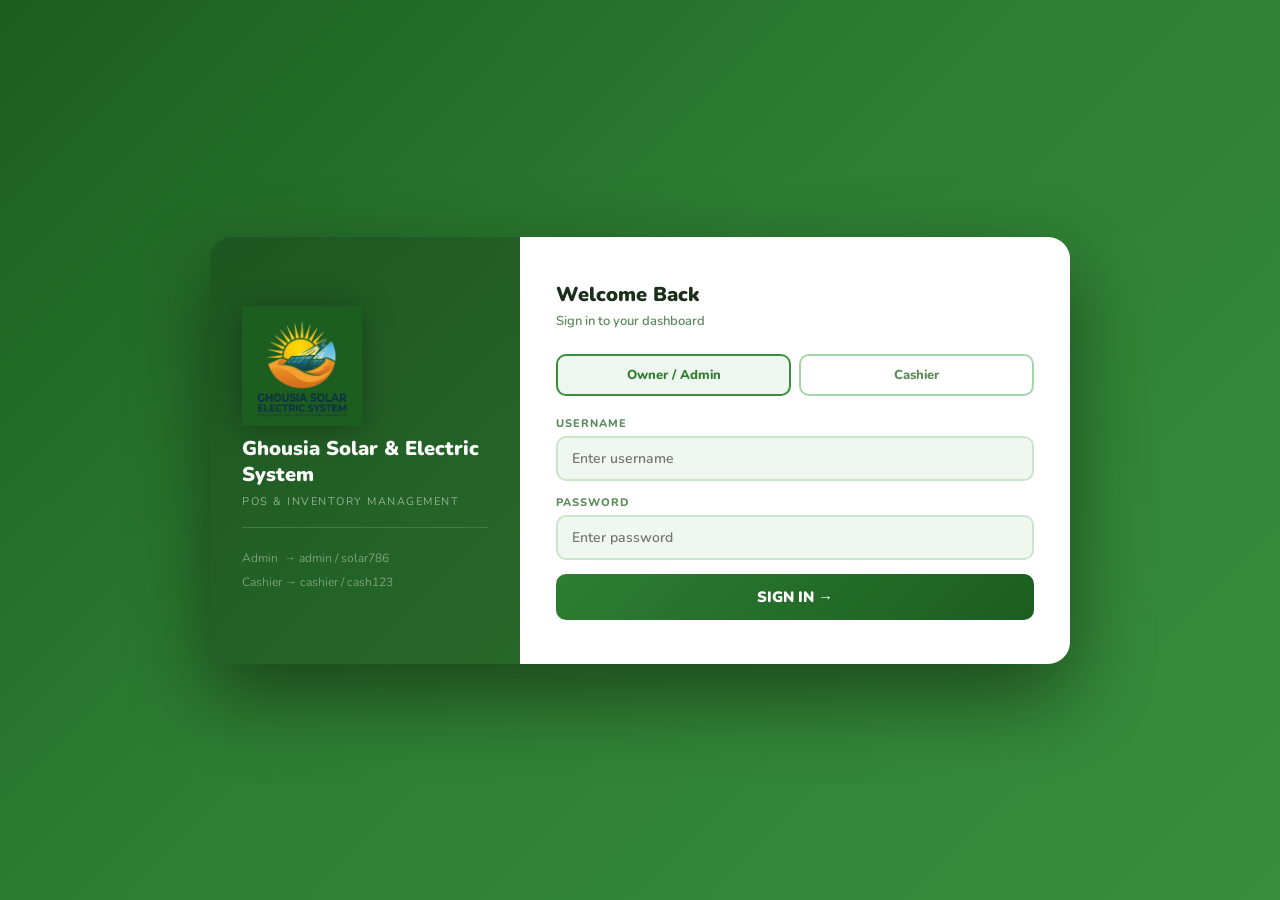
<file: ghousia-solar-pos (2).html>
<!DOCTYPE html>
<html lang="en">
<head>
<meta charset="UTF-8">
<meta name="viewport" content="width=device-width, initial-scale=1.0">
<title>Ghousia Solar & Electric System — POS</title>
<link href="https://fonts.googleapis.com/css2?family=Nunito:wght@400;600;700;800;900&family=JetBrains+Mono:wght@400;600&display=swap" rel="stylesheet">
<style>
:root{
  --g1:#1B5E20;--g2:#2E7D32;--g3:#388E3C;--g4:#43A047;
  --g-accent:#00E676;--g-xlt:#C8E6C9;
  --bg:#F0F7F0;--panel:#E8F5E9;--card:#FFFFFF;
  --border:#C8E6C9;--border2:#A5D6A7;
  --text:#1A2E1A;--text2:#2E5D2E;--muted:#5A8A5A;
  --amber:#FF8F00;--red:#D32F2F;--blue:#1565C0;
  --sidebar:#1B5E20;
}
*{margin:0;padding:0;box-sizing:border-box;}
body{font-family:"Nunito",sans-serif;background:var(--bg);color:var(--text);min-height:100vh;}
@keyframes fadeUp{from{opacity:0;transform:translateY(16px)}to{opacity:1;transform:translateY(0)}}
::-webkit-scrollbar{width:5px}::-webkit-scrollbar-track{background:var(--bg)}::-webkit-scrollbar-thumb{background:var(--border2);border-radius:10px}

/* LOGIN */
#loginScreen{position:fixed;inset:0;z-index:9999;display:flex;align-items:center;justify-content:center;background:linear-gradient(135deg,#1B5E20,#2E7D32 45%,#388E3C)}
.lw{display:flex;border-radius:22px;overflow:hidden;width:860px;max-width:96vw;box-shadow:0 32px 80px rgba(0,0,0,.45);animation:fadeUp .5s ease}
.ll{width:310px;padding:44px 32px;display:flex;flex-direction:column;justify-content:center;flex-shrink:0;background:rgba(0,0,0,.2)}
.ll h1{font-size:20px;font-weight:900;color:#fff;line-height:1.3;margin-top:10px}
.ll p{font-size:11px;color:rgba(255,255,255,.5);margin-top:6px;letter-spacing:1.5px;text-transform:uppercase}
.ll hr{border:none;border-top:1px solid rgba(255,255,255,.15);margin:18px 0}
.ll .hint{font-size:12px;color:rgba(255,255,255,.4);line-height:2}
.lr{flex:1;background:#fff;padding:44px 36px}
.lr h2{font-size:20px;font-weight:900;color:var(--text);margin-bottom:4px}
.lr .sub{font-size:13px;color:var(--muted);margin-bottom:24px;font-weight:600}
.role-tabs{display:flex;gap:8px;margin-bottom:20px}
.role-tab{flex:1;padding:10px 8px;border:2px solid var(--border2);border-radius:10px;background:transparent;color:var(--muted);cursor:pointer;font-family:"Nunito",sans-serif;font-size:13px;font-weight:800;transition:.2s;text-align:center}
.role-tab.active{border-color:var(--g3);color:var(--g2);background:rgba(56,142,60,.08)}
.fg{margin-bottom:14px}
.fg label{display:block;font-size:11px;color:var(--muted);margin-bottom:5px;letter-spacing:1px;text-transform:uppercase;font-weight:800}
.fg input{width:100%;padding:11px 14px;background:var(--bg);border:2px solid var(--border);border-radius:10px;color:var(--text);font-family:"Nunito",sans-serif;font-size:14px;font-weight:600;outline:none;transition:.2s}
.fg input:focus{border-color:var(--g3);background:#fff}
.login-btn{width:100%;padding:13px;background:linear-gradient(135deg,#2E7D32,#1B5E20);border:none;border-radius:10px;color:#fff;font-family:"Nunito",sans-serif;font-size:15px;font-weight:900;cursor:pointer;transition:.2s;text-transform:uppercase}
.login-btn:hover{transform:translateY(-2px);box-shadow:0 8px 24px rgba(46,125,50,.45)}
.login-err{color:var(--red);font-size:12px;font-weight:800;text-align:center;margin-top:10px;display:none}

/* APP SHELL */
#app{display:none;height:100vh;flex-direction:row}
.sidebar{width:224px;background:var(--sidebar);display:flex;flex-direction:column;flex-shrink:0}
.sb-logo{padding:16px 14px 12px;border-bottom:1px solid rgba(255,255,255,.1)}
.sb-title{font-size:12px;font-weight:900;color:#A5D6A7;margin-top:6px;line-height:1.3}
.sb-sub{font-size:10px;color:rgba(255,255,255,.35)}
.sb-nav{flex:1;padding:10px 8px;overflow-y:auto}
.nav-sec{font-size:9px;color:rgba(255,255,255,.28);text-transform:uppercase;letter-spacing:1.5px;font-weight:800;padding:12px 8px 5px}
.nb{width:100%;display:flex;align-items:center;gap:9px;padding:9px 12px;border-radius:9px;border:none;background:transparent;color:rgba(255,255,255,.5);cursor:pointer;font-family:"Nunito",sans-serif;font-size:13px;font-weight:700;transition:.2s;margin-bottom:2px;text-align:left}
.nb:hover{background:rgba(255,255,255,.08);color:rgba(255,255,255,.9)}
.nb.active{background:var(--g-accent);color:#1B5E20}
.ni{font-size:14px;width:18px;text-align:center;flex-shrink:0}
.sb-foot{padding:12px 8px;border-top:1px solid rgba(255,255,255,.1)}
.user-info{padding:9px 12px;border-radius:9px;background:rgba(255,255,255,.07);margin-bottom:8px}
.u-role{font-size:10px;color:var(--g-accent);font-weight:900;text-transform:uppercase;letter-spacing:1px}
.u-name{font-size:13px;color:#fff;font-weight:800;margin-top:2px}
.logout-btn{width:100%;padding:9px;background:rgba(211,47,47,.14);border:1.5px solid rgba(211,47,47,.3);border-radius:8px;color:#ef5350;cursor:pointer;font-family:"Nunito",sans-serif;font-size:12px;font-weight:800;transition:.2s}
.logout-btn:hover{background:rgba(211,47,47,.26)}

/* TOPBAR */
.main{flex:1;display:flex;flex-direction:column;overflow:hidden}
.topbar{height:52px;background:var(--panel);border-bottom:2px solid var(--border);display:flex;align-items:center;padding:0 20px;flex-shrink:0;gap:12px}
.topbar h3{font-size:15px;font-weight:900;color:var(--text)}
.gst-pill{display:flex;align-items:center;gap:7px;padding:5px 13px;border-radius:20px;border:2px solid var(--border2);background:#fff;cursor:pointer;font-size:12px;font-weight:800;color:var(--muted);transition:.2s;user-select:none}
.gst-pill.on{border-color:var(--g3);color:var(--g2);background:var(--g-xlt)}
.gst-dot{width:8px;height:8px;border-radius:50%;background:var(--muted);transition:.2s}
.gst-pill.on .gst-dot{background:var(--g3)}
.tb-right{margin-left:auto;display:flex;align-items:center;gap:10px}
.clock{font-family:"JetBrains Mono",monospace;font-size:12px;color:var(--text2);font-weight:600}
.content{flex:1;overflow-y:auto;padding:18px 20px;background:var(--bg)}
.page{display:none;animation:fadeUp .3s ease}
.page.active{display:block}

/* STATS */
.stats-grid{display:grid;grid-template-columns:repeat(4,1fr);gap:12px;margin-bottom:18px}
.sc{background:var(--card);border:2px solid var(--border);border-radius:13px;padding:15px 17px}
.sc .si{font-size:22px;margin-bottom:6px}
.sc .sl{font-size:10px;color:var(--muted);font-weight:800;text-transform:uppercase;letter-spacing:1px}
.sc .sv{font-size:23px;font-weight:900;margin-top:4px;font-family:"JetBrains Mono",monospace}
.sc.green .sv{color:var(--g3)}.sc.amber .sv{color:var(--amber)}.sc.blue .sv{color:var(--blue)}.sc.red .sv{color:var(--red)}

/* HELPERS */
.sh{display:flex;align-items:center;justify-content:space-between;margin-bottom:12px}
.st{font-size:15px;font-weight:900;color:var(--text)}.st span{color:var(--g3)}
.btn{padding:8px 16px;border-radius:9px;border:none;cursor:pointer;font-family:"Nunito",sans-serif;font-size:13px;font-weight:800;display:inline-flex;align-items:center;gap:5px;transition:.2s}
.btn-primary{background:linear-gradient(135deg,#388E3C,#1B5E20);color:#fff}
.btn-primary:hover{transform:translateY(-1px);box-shadow:0 5px 16px rgba(56,142,60,.4)}
.btn-success{background:rgba(56,142,60,.1);color:var(--g3);border:1.5px solid rgba(56,142,60,.3)}
.btn-success:hover{background:rgba(56,142,60,.2)}
.btn-danger{background:rgba(211,47,47,.09);color:var(--red);border:1.5px solid rgba(211,47,47,.2)}
.btn-danger:hover{background:rgba(211,47,47,.18)}
.btn-ghost{background:#fff;color:var(--text2);border:1.5px solid var(--border2)}
.btn-ghost:hover{border-color:var(--g3);color:var(--g2)}
.btn-blue{background:rgba(21,101,192,.1);color:var(--blue);border:1.5px solid rgba(21,101,192,.25)}
.btn-blue:hover{background:rgba(21,101,192,.2)}
.btn-amber{background:rgba(255,143,0,.1);color:var(--amber);border:1.5px solid rgba(255,143,0,.25)}
.btn-sm{padding:5px 10px;font-size:12px}

/* TABLE */
.tw{background:var(--card);border:2px solid var(--border);border-radius:13px;overflow:hidden}
table{width:100%;border-collapse:collapse}
th{background:var(--panel);padding:10px 13px;text-align:left;font-size:10px;color:var(--muted);text-transform:uppercase;letter-spacing:1px;font-weight:900;border-bottom:2px solid var(--border)}
td{padding:10px 13px;border-top:1px solid var(--border);font-size:13px;color:var(--text);vertical-align:middle}
tr:hover td{background:rgba(56,142,60,.025)}
.badge{display:inline-block;padding:3px 9px;border-radius:20px;font-size:11px;font-weight:800}
.bg-green{background:rgba(56,142,60,.12);color:var(--g3)}
.bg-red{background:rgba(211,47,47,.12);color:var(--red)}
.bg-yellow{background:rgba(255,143,0,.14);color:#B86A00}
.bg-blue{background:rgba(21,101,192,.12);color:var(--blue)}
.bg-purple{background:rgba(156,39,176,.12);color:#7B1FA2}

/* SEARCH */
.sr{display:flex;gap:10px;margin-bottom:12px;align-items:center}
.sb2{flex:1;display:flex;align-items:center;gap:8px;background:var(--card);border:2px solid var(--border);border-radius:10px;padding:9px 13px}
.sb2 input{flex:1;background:transparent;border:none;color:var(--text);font-family:"Nunito",sans-serif;font-size:14px;font-weight:600;outline:none}
.sb2 input::placeholder{color:var(--muted)}

/* MODAL */
.mo{position:fixed;inset:0;background:rgba(27,94,32,.45);backdrop-filter:blur(5px);display:none;align-items:center;justify-content:center;z-index:1000}
.mo.open{display:flex}
.md{background:var(--card);border:2px solid var(--border);border-radius:18px;padding:26px;width:520px;max-width:96vw;max-height:90vh;overflow-y:auto;animation:fadeUp .3s ease}
.md-wide{width:700px}
.md h3{font-size:17px;font-weight:900;margin-bottom:18px;color:var(--g2)}
.mg{display:grid;grid-template-columns:1fr 1fr;gap:12px}
.mg.triple{grid-template-columns:1fr 1fr 1fr}
.fg2{display:flex;flex-direction:column;gap:5px}
.fg2.full{grid-column:1/-1}
.fg2 label{font-size:11px;color:var(--muted);text-transform:uppercase;letter-spacing:1px;font-weight:800}
.fg2 input,.fg2 select,.fg2 textarea{padding:10px 13px;background:var(--bg);border:2px solid var(--border);border-radius:9px;color:var(--text);font-family:"Nunito",sans-serif;font-size:14px;font-weight:600;outline:none;transition:.2s}
.fg2 input:focus,.fg2 select:focus{border-color:var(--g3);background:#fff}
.fg2 select option{background:#fff}
.ma{display:flex;gap:9px;margin-top:20px;justify-content:flex-end}

/* POS */
.pos-layout{display:grid;grid-template-columns:1fr 368px;gap:13px;height:calc(100vh - 92px)}
.pos-left{overflow-y:auto;display:flex;flex-direction:column;gap:10px}
.cat-tabs{display:flex;gap:6px;flex-wrap:wrap}
.ct{padding:6px 13px;border-radius:20px;border:2px solid var(--border2);background:#fff;color:var(--muted);cursor:pointer;font-family:"Nunito",sans-serif;font-size:12px;font-weight:800;transition:.2s;white-space:nowrap}
.ct.active{background:var(--g3);color:#fff;border-color:var(--g3)}
.pg{display:grid;grid-template-columns:repeat(auto-fill,minmax(148px,1fr));gap:9px}
.pc{background:var(--card);border:2px solid var(--border);border-radius:11px;padding:13px;cursor:pointer;transition:.2s}
.pc:hover{border-color:var(--g3);transform:translateY(-2px);box-shadow:0 5px 18px rgba(56,142,60,.18)}
.pc.oos{opacity:.4;pointer-events:none}
.pi{font-size:24px;margin-bottom:5px}.pn{font-size:12px;font-weight:800;line-height:1.3}
.pp{font-size:13px;font-weight:900;color:var(--g3);margin-top:4px;font-family:"JetBrains Mono",monospace}
.pst{font-size:11px;color:var(--muted);margin-top:2px;font-weight:600}
.pos-cart{background:var(--card);border:2px solid var(--border);border-radius:13px;display:flex;flex-direction:column;overflow:hidden}
.ch{padding:12px 15px;border-bottom:2px solid var(--border);background:var(--panel);display:flex;align-items:center;justify-content:space-between}
.ch h3{font-size:14px;font-weight:900}
.cb{flex:1;overflow-y:auto;padding:9px}
.ci{display:flex;align-items:center;gap:7px;padding:8px 9px;border-radius:9px;margin-bottom:5px;background:var(--bg);border:1.5px solid var(--border)}
.cii{flex:1;min-width:0}
.cin{font-size:12px;font-weight:800;white-space:nowrap;overflow:hidden;text-overflow:ellipsis}
.cip{font-size:11px;color:var(--muted);font-weight:600}
.qc{display:flex;align-items:center;gap:3px;flex-shrink:0}
.qb{width:21px;height:21px;border-radius:6px;border:1.5px solid var(--border2);background:#fff;color:var(--text);cursor:pointer;font-size:14px;display:flex;align-items:center;justify-content:center;font-weight:900}
.qb:hover{border-color:var(--g3);color:var(--g3)}
.qv{font-family:"JetBrains Mono",monospace;font-size:13px;min-width:20px;text-align:center;font-weight:700}
.cf{padding:12px 15px;border-top:2px solid var(--border);background:var(--panel)}
.tr{display:flex;justify-content:space-between;align-items:center;font-size:13px;color:var(--text2);margin-bottom:5px;font-weight:700}
.tr.gstr{color:var(--amber)}
.tr.big{font-size:19px;font-weight:900;color:var(--g2);margin-top:8px;padding-top:8px;border-top:2px dashed var(--border2)}
.fl{font-size:10px;color:var(--muted);font-weight:800;text-transform:uppercase;letter-spacing:1px;margin:9px 0 4px}
.fi{width:100%;padding:8px 12px;background:#fff;border:2px solid var(--border);border-radius:8px;color:var(--text);font-family:"Nunito",sans-serif;font-size:13px;font-weight:700;outline:none}
.fi:focus{border-color:var(--g3)}
.fi-sm{width:74px;padding:4px 8px;background:#fff;border:2px solid var(--border);border-radius:7px;font-family:"Nunito",sans-serif;font-size:13px;font-weight:700;color:var(--text);text-align:right;outline:none}
.ckbtn{width:100%;padding:13px;margin-top:11px;background:linear-gradient(135deg,#388E3C,#1B5E20);border:none;border-radius:10px;color:#fff;font-family:"Nunito",sans-serif;font-size:15px;font-weight:900;cursor:pointer;transition:.2s}
.ckbtn:hover{transform:translateY(-1px);box-shadow:0 7px 22px rgba(56,142,60,.45)}

/* REPORTS */
.rg{display:grid;grid-template-columns:repeat(3,1fr);gap:12px;margin-bottom:18px}
.rc{background:var(--card);border:2px solid var(--border);border-radius:13px;padding:17px}
.rc h4{font-size:10px;font-weight:800;color:var(--muted);text-transform:uppercase;letter-spacing:1px;margin-bottom:7px}
.rbig{font-size:25px;font-weight:900;font-family:"JetBrains Mono",monospace}
.rsub{font-size:12px;color:var(--muted);margin-top:3px;font-weight:600}

/* ACTIVITY */
.ait{display:flex;align-items:flex-start;gap:10px;padding:10px 13px;border-bottom:1px solid var(--border);font-size:13px}
.ait:last-child{border-bottom:none}
.ad{width:9px;height:9px;border-radius:50%;flex-shrink:0;margin-top:4px}
.ad.sale{background:var(--g3)}.ad.restock{background:var(--blue)}.ad.product{background:var(--amber)}.ad.customer{background:#9C27B0}.ad.expense{background:var(--red)}

/* TOP PRODUCTS */
.tpi{display:flex;align-items:center;gap:10px;padding:9px 13px;border-bottom:1px solid var(--border)}
.tpi:last-child{border-bottom:none}
.tpr{width:22px;height:22px;border-radius:50%;background:var(--g3);color:#fff;font-size:11px;font-weight:900;display:flex;align-items:center;justify-content:center;flex-shrink:0}
.pb-wrap{background:var(--bg);border-radius:20px;height:7px;overflow:hidden;margin-top:5px}
.pb{height:100%;border-radius:20px;background:linear-gradient(90deg,#388E3C,#00E676);transition:width .4s ease}

/* QUICK ACTIONS */
.qa{display:flex;gap:9px;margin-bottom:18px;flex-wrap:wrap}
.qab{display:flex;align-items:center;gap:7px;padding:9px 16px;border-radius:11px;border:2px solid var(--border2);background:var(--card);color:var(--text2);cursor:pointer;font-family:"Nunito",sans-serif;font-size:13px;font-weight:800;transition:.2s}
.qab:hover{border-color:var(--g3);color:var(--g2);transform:translateY(-1px);box-shadow:0 4px 14px rgba(56,142,60,.15)}

/* EXPENSE */
.exp-stats{display:grid;grid-template-columns:repeat(3,1fr);gap:12px;margin-bottom:16px}

/* RETURN */
.ret-item{display:flex;align-items:center;gap:10px;padding:8px 10px;border-radius:8px;background:var(--bg);border:1.5px solid var(--border);margin-bottom:6px}

/* RECEIPT */
.receipt{background:#fff;color:#222;padding:20px;border-radius:10px;font-family:"JetBrains Mono",monospace;font-size:12px;border:2px dashed #bbb;max-width:295px;margin:0 auto;line-height:1.6}
.receipt h4{text-align:center;font-size:14px;margin-bottom:2px;font-weight:700}
.rsub2{text-align:center;font-size:11px;color:#777;margin-bottom:4px}
.rl{display:flex;justify-content:space-between;margin:2px 0;font-size:12px}
.rdiv{border-top:1px dashed #ccc;margin:6px 0}
.rtot{font-weight:700;font-size:13px}
.rgst{color:#B86A00;font-weight:700}

/* TOAST */
#toast{position:fixed;bottom:24px;right:24px;background:var(--card);border:2px solid var(--border);border-radius:11px;padding:12px 18px;font-size:13px;font-weight:800;display:none;z-index:9998;border-left:4px solid var(--g3);box-shadow:0 6px 24px rgba(0,0,0,.1);animation:fadeUp .3s ease}
#toast.err{border-left-color:var(--red)}
#toast.warn{border-left-color:var(--amber)}

.empty{text-align:center;padding:40px 20px;color:var(--muted)}
.empty .ei{font-size:38px;margin-bottom:8px}
.empty p{font-size:14px;font-weight:700}

/* CSV Import area */
.import-zone{border:2px dashed var(--border2);border-radius:11px;padding:20px;text-align:center;background:var(--bg);cursor:pointer;transition:.2s}
.import-zone:hover{border-color:var(--g3);background:var(--g-xlt)}
.import-zone input[type=file]{display:none}
</style>
</head>
<body>

<!-- LOGIN -->
<div id="loginScreen">
  <div class="lw">
    <div class="ll">
      <img src="g1.png" style="width:120px;height:auto;display:block;filter:drop-shadow(0 4px 16px rgba(0,0,0,.3))">
      <h1>Ghousia Solar & Electric System</h1>
      <p>POS &amp; Inventory Management</p>
      <hr>
      <div class="hint"> Admin &nbsp;→ admin / solar786<br> Cashier → cashier / cash123</div>
    </div>
    <div class="lr">
      <h2>Welcome Back </h2>
      <div class="sub">Sign in to your dashboard</div>
      <div class="role-tabs">
        <button class="role-tab active" onclick="setRole('admin')"> Owner / Admin</button>
        <button class="role-tab" onclick="setRole('cashier')"> Cashier</button>
      </div>
      <div class="fg"><label>Username</label><input type="text" id="loginUser" placeholder="Enter username"></div>
      <div class="fg"><label>Password</label><input type="password" id="loginPass" placeholder="Enter password"></div>
      <button class="login-btn" onclick="doLogin()">Sign In →</button>
      <div class="login-err" id="loginError"> Invalid credentials. Try again.</div>
    </div>
  </div>
</div>

<!-- APP -->
<div id="app">
  <div class="sidebar">
    <div class="sb-logo">
      <img src="g1.png" style="width:46px;height:46px;object-fit:contain;display:block;filter:drop-shadow(0 2px 8px rgba(0,0,0,.4))">
      <div class="sb-title">Ghousia Solar & Electric</div>
      <div class="sb-sub">Point of Sale System</div>
    </div>
    <nav class="sb-nav">
      <div class="nav-sec">Main</div>
      <button class="nb active" onclick="showPage('dashboard')" id="nav-dashboard"><span class="ni"></span>Dashboard</button>
      <button class="nb" onclick="showPage('pos')" id="nav-pos"><span class="ni"></span>POS / Sale</button>
      <div class="nav-sec">Management</div>
      <button class="nb" onclick="showPage('inventory')" id="nav-inventory"><span class="ni"></span>Inventory</button>
      <button class="nb" onclick="showPage('customers')" id="nav-customers"><span class="ni"></span>Customers</button>
      <button class="nb" onclick="showPage('sales')" id="nav-sales"><span class="ni"></span>Sales History</button>
      <button class="nb" onclick="showPage('reports')" id="nav-reports"><span class="ni"></span>Reports</button>
      <div class="nav-sec admin-only">Admin</div>
      <button class="nb admin-only" onclick="showPage('expenses')" id="nav-expenses"><span class="ni"></span>Expenses</button>
      <button class="nb" onclick="showPage('returns')" id="nav-returns"><span class="ni">↩</span>Returns</button>
      <button class="nb" onclick="showPage('activity')" id="nav-activity"><span class="ni"></span>Activity Log</button>
      <button class="nb admin-only" onclick="showPage('settings')" id="nav-settings"><span class="ni">⚙️</span>Settings</button>
    </nav>
    <div class="sb-foot">
      <div class="user-info"><div class="u-role" id="uRole">—</div><div class="u-name" id="uName">—</div></div>
      <button class="logout-btn" onclick="doLogout()"> Logout</button>
    </div>
  </div>

  <div class="main">
    <div class="topbar">
      <h3 id="topTitle">Dashboard</h3>
      <div class="gst-pill" id="gstPill" onclick="toggleGST()">
        <div class="gst-dot"></div><span id="gstPillTxt">GST OFF</span><span id="gstPillRate" style="font-family:JetBrains Mono,monospace;font-size:11px"></span>
      </div>
      <div class="tb-right"><span class="clock" id="clk"></span></div>
    </div>
    <div class="content">

<!-- DASHBOARD -->
<div class="page active" id="page-dashboard">
  <div class="qa">
    <button class="qab" onclick="showPage('pos')"><span></span>New Sale</button>
    <button class="qab admin-only" onclick="openAddProd()"><span>➕</span>Add Product</button>
    <button class="qab admin-only" onclick="openAddExpense()"><span>💸</span>Add Expense</button>
    <button class="qab" onclick="showPage('returns')"><span>↩️</span>Return</button>
    <button class="qab" onclick="showPage('reports')"><span>📈</span>Reports</button>
  </div>
  <div class="stats-grid">
    <div class="sc green"><div class="si">💰</div><div class="sl">Today Revenue</div><div class="sv" id="d-rev">Rs 0</div></div>
    <div class="sc amber"><div class="si"></div><div class="sl">Items Sold Today</div><div class="sv" id="d-items">0</div></div>
    <div class="sc blue"><div class="si">🗃️</div><div class="sl">Total Products</div><div class="sv" id="d-prods">0</div></div>
    <div class="sc red"><div class="si">⚠️</div><div class="sl">Low Stock Alerts</div><div class="sv" id="d-low">0</div></div>
  </div>
  <div style="display:grid;grid-template-columns:1fr 1fr;gap:14px">
    <div>
      <div class="sh"><div class="st">⚠️ Low <span>Stock</span></div></div>
      <div class="tw"><table><thead><tr><th>Product</th><th>Stock</th><th>Action</th></tr></thead><tbody id="lowTbl"></tbody></table></div>
    </div>
    <div>
      <div class="sh"><div class="st">🕑 Recent <span>Sales</span></div></div>
      <div class="tw"><table><thead><tr><th>Invoice</th><th>Total</th><th>GST</th><th>Time</th></tr></thead><tbody id="recTbl"></tbody></table></div>
    </div>
  </div>
</div>

<!-- POS -->
<div class="page" id="page-pos">
  <div class="pos-layout">
    <div class="pos-left">
      <div class="sr"><div class="sb2"><span>🔍</span><input type="text" id="posQ" placeholder="Search products by name or SKU..." oninput="renderPOS()"></div></div>
      <div class="cat-tabs" id="catTabs"></div>
      <div class="pg" id="prodGrid"></div>
    </div>
    <div class="pos-cart">
      <div class="ch"><h3>🛒 Current Sale</h3><button class="btn btn-danger btn-sm" onclick="clearCart()">Clear</button></div>
      <div class="cb" id="cartBody"><div class="empty"><div class="ei">🛒</div><p>Cart is empty</p></div></div>
      <div class="cf">
        <div class="tr"><span>Subtotal</span><span id="cSub">Rs 0</span></div>
        <div class="tr"><span>Discount (Rs)</span><input type="number" id="discInp" value="0" min="0" oninput="updateTotals()" class="fi-sm"></div>
        <div class="tr gstr" id="gstRow" style="display:none"><span>GST (<span id="gstRD">0</span>%)</span><span id="cGST">Rs 0</span></div>
        <div class="tr big"><span>TOTAL</span><span id="cTotal">Rs 0</span></div>
        <div class="fl">Customer</div>
        <select class="fi" id="posCust"><option value="">— Walk-in Customer —</option></select>
        <div class="fl">Payment Method</div>
        <select class="fi" id="payMeth"><option>Cash</option><option>Bank Transfer</option><option>JazzCash</option><option>EasyPaisa</option><option>Credit</option></select>
        <button class="ckbtn" onclick="checkout()">⚡ COMPLETE SALE</button>
      </div>
    </div>
  </div>
</div>

<!-- INVENTORY -->
<div class="page" id="page-inventory">
  <div class="sh">
    <div class="st"> <span>Inventory</span></div>
    <div style="display:flex;gap:7px;flex-wrap:wrap">
      <button class="btn btn-ghost" onclick="exportInvCSV()">📥 Export CSV</button>
      <button class="btn btn-amber" onclick="triggerImportCSV()">📤 Import CSV</button>
      <input type="file" id="csvFileInput" accept=".csv" style="display:none" onchange="importInvCSV(event)">
      <button class="btn btn-ghost" onclick="downloadCSVTemplate()">📋 CSV Template</button>
      <button class="btn btn-primary admin-only" onclick="openAddProd()">➕ Add Product</button>
    </div>
  </div>
  <!-- CSV instructions -->
  <div id="csvHelp" style="background:#fff;border:2px solid var(--border);border-radius:11px;padding:13px 16px;margin-bottom:13px;font-size:12px;color:var(--text2)">
    <b style="color:var(--g2)">📋 CSV Import Format:</b> Columns must be in order →
    <code style="background:var(--bg);padding:2px 6px;border-radius:5px;font-family:JetBrains Mono,monospace">Name, SKU, Category, BuyPrice, SellPrice, Stock, MinStock, Unit, Icon, Description</code>
    &nbsp;<button class="btn btn-ghost btn-sm" onclick="document.getElementById('csvHelp').style.display='none'">✕</button>
  </div>
  <div class="sr">
    <div class="sb2"><span>🔍</span><input type="text" id="invQ" placeholder="Search by name, SKU, category..." oninput="renderInv()"></div>
    <select id="invCatF" onchange="renderInv()" style="padding:9px 13px;background:var(--card);border:2px solid var(--border);border-radius:10px;font-family:Nunito,sans-serif;font-size:13px;font-weight:700;color:var(--text2);outline:none"><option value="">All Categories</option></select>
    <select id="invStatusF" onchange="renderInv()" style="padding:9px 13px;background:var(--card);border:2px solid var(--border);border-radius:10px;font-family:Nunito,sans-serif;font-size:13px;font-weight:700;color:var(--text2);outline:none">
      <option value="">All Status</option><option value="low">Low Stock</option><option value="out">Out of Stock</option><option value="ok">In Stock</option>
    </select>
  </div>
  <div class="tw">
    <table><thead><tr><th>SKU</th><th>Product</th><th>Category</th><th>Buy Price</th><th>Sell Price</th><th>Stock</th><th>Min Stock</th><th>Status</th><th>Actions</th></tr></thead>
    <tbody id="invTbl"></tbody></table>
  </div>
</div>

<!-- CUSTOMERS -->
<div class="page" id="page-customers">
  <div class="sh">
    <div class="st">👥 <span>Customers</span></div>
    <div style="display:flex;gap:7px">
      <button class="btn btn-ghost" onclick="exportCustCSV()">📥 Export CSV</button>
      <button class="btn btn-primary" onclick="openAddCust()">➕ Add Customer</button>
    </div>
  </div>
  <div class="sr" style="margin-bottom:14px"><div class="sb2"><span>🔍</span><input type="text" id="custQ" placeholder="Search by name or phone..." oninput="renderCusts()"></div></div>
  <div id="custGrid" style="display:grid;grid-template-columns:repeat(auto-fill,minmax(268px,1fr));gap:13px"></div>
</div>

<!-- SALES HISTORY -->
<div class="page" id="page-sales">
  <div class="sh">
    <div class="st">📋 Sales <span>History</span></div>
    <div style="display:flex;gap:7px;align-items:center">
      <input type="date" id="saleDateF" onchange="renderSales()" style="padding:8px 13px;background:var(--card);border:2px solid var(--border);border-radius:9px;color:var(--text);font-family:Nunito,sans-serif;font-size:13px;font-weight:700;outline:none">
      <button class="btn btn-ghost" onclick="document.getElementById('saleDateF').value='';renderSales()">Clear</button>
      <button class="btn btn-ghost" onclick="exportSalesCSV()">📥 Export</button>
    </div>
  </div>
  <div class="tw"><table><thead><tr><th>Invoice</th><th>Date & Time</th><th>Customer</th><th>Items</th><th>Payment</th><th>Subtotal</th><th>Discount</th><th>GST</th><th>Total</th><th>Cashier</th><th></th></tr></thead><tbody id="saleTbl"></tbody></table></div>
</div>

<!-- REPORTS -->
<div class="page" id="page-reports">
  <div class="sh">
    <div class="st">📈 Reports & <span>Analytics</span></div>
    <div style="display:flex;gap:7px">
      <select id="repPeriod" onchange="renderReports()" style="padding:8px 13px;background:var(--card);border:2px solid var(--border);border-radius:9px;font-family:Nunito,sans-serif;font-size:13px;font-weight:700;color:var(--text2);outline:none">
        <option value="today">Today</option><option value="week">This Week</option><option value="month" selected>This Month</option><option value="all">All Time</option>
      </select>
      <button class="btn btn-ghost" onclick="exportRepCSV()">📥 Export Report</button>
    </div>
  </div>
  <div class="rg" id="repCards"></div>
  <div style="display:grid;grid-template-columns:1fr 1fr;gap:14px">
    <div><div class="sh"><div class="st">🏆 Top <span>Products</span></div></div><div class="tw" id="topProdsWrap"></div></div>
    <div><div class="sh"><div class="st">💳 Payment <span>Breakdown</span></div></div><div class="tw" id="payBreak"></div></div>
  </div>
</div>

<!-- EXPENSES -->
<div class="page" id="page-expenses">
  <div class="sh">
    <div class="st">💸 <span>Expenses</span></div>
    <div style="display:flex;gap:7px">
      <button class="btn btn-ghost" onclick="exportExpCSV()">📥 Export</button>
      <button class="btn btn-primary admin-only" onclick="openAddExpense()">➕ Add Expense</button>
    </div>
  </div>
  <div class="exp-stats" id="expStats"></div>
  <div class="tw"><table><thead><tr><th>Date</th><th>Category</th><th>Description</th><th>Amount</th><th>Paid By</th><th>Note</th><th>Actions</th></tr></thead><tbody id="expTbl"></tbody></table></div>
</div>

<!-- RETURNS -->
<div class="page" id="page-returns">
  <div class="sh"><div class="st">↩️ Returns & <span>Refunds</span></div></div>
  <div style="background:var(--card);border:2px solid var(--border);border-radius:13px;padding:18px;margin-bottom:14px">
    <div style="font-size:14px;font-weight:900;color:var(--text);margin-bottom:13px">🔍 Find Sale to Return</div>
    <div style="display:flex;gap:10px">
      <input type="number" id="retInvInp" placeholder="Invoice Number..." style="flex:1;padding:11px 14px;background:var(--bg);border:2px solid var(--border);border-radius:10px;color:var(--text);font-family:JetBrains Mono,monospace;font-size:15px;font-weight:700;outline:none">
      <button class="btn btn-primary" onclick="findReturnSale()">🔍 Find</button>
    </div>
    <div id="retDetails" style="margin-top:13px"></div>
  </div>
  <div class="sh"><div class="st">📋 Return <span>History</span></div></div>
  <div class="tw"><table><thead><tr><th>Return #</th><th>Invoice</th><th>Date</th><th>Customer</th><th>Items</th><th>Refund</th><th>Reason</th></tr></thead><tbody id="retTbl"></tbody></table></div>
</div>

<!-- ACTIVITY LOG -->
<div class="page" id="page-activity">
  <div class="sh"><div class="st">📝 Activity <span>Log</span></div><button class="btn btn-ghost" onclick="renderActivity()">🔄 Refresh</button></div>
  <div class="tw"><div id="actList"></div></div>
</div>

<!-- SETTINGS -->
<div class="page" id="page-settings">
  <div class="sh"><div class="st">⚙️ <span>Settings</span></div></div>
  <div style="display:grid;grid-template-columns:1fr 1fr;gap:15px">
    <div class="tw" style="padding:20px">
      <div style="font-size:14px;font-weight:900;color:var(--g2);margin-bottom:13px">🏪 Shop Info</div>
      <div class="fg2" style="margin-bottom:11px"><label>Shop Name</label><input type="text" id="sName"></div>
      <div class="fg2" style="margin-bottom:11px"><label>Address</label><input type="text" id="sAddr"></div>
      <div class="fg2" style="margin-bottom:13px"><label>Phone</label><input type="text" id="sPhone"></div>
      <button class="btn btn-primary" onclick="saveSettings()">Save Settings</button>
    </div>
    <div class="tw" style="padding:20px">
      <div style="font-size:14px;font-weight:900;color:var(--g2);margin-bottom:13px">🧾 GST / Tax Settings</div>
      <div class="fg2" style="margin-bottom:11px"><label>GST Rate (%)</label><input type="number" id="gstRateInp" placeholder="17" min="0" max="100" step="0.5"></div>
      <div style="display:flex;align-items:center;gap:10px;margin-bottom:13px;padding:11px;background:var(--bg);border-radius:9px;border:1.5px solid var(--border)">
        <div><div style="font-size:13px;font-weight:800">GST Status</div><div style="font-size:11px;color:var(--muted);font-weight:600" id="gstStatTxt">OFF</div></div>
        <button class="btn btn-success" id="gstTogBtn" onclick="toggleGST()" style="margin-left:auto">Enable GST</button>
      </div>
      <button class="btn btn-primary" onclick="saveGSTSettings()">Save GST Settings</button>
    </div>
    <div class="tw" style="padding:20px">
      <div style="font-size:14px;font-weight:900;color:var(--g2);margin-bottom:13px">🔒 Change Admin Password</div>
      <div class="fg2" style="margin-bottom:11px"><label>Current Password</label><input type="password" id="curP"></div>
      <div class="fg2" style="margin-bottom:11px"><label>New Password</label><input type="password" id="newP"></div>
      <div class="fg2" style="margin-bottom:13px"><label>Confirm Password</label><input type="password" id="conP"></div>
      <button class="btn btn-primary" onclick="changePwd()">Update Password</button>
    </div>
    <div class="tw" style="padding:20px">
      <div style="font-size:14px;font-weight:900;color:var(--g2);margin-bottom:13px">📂 Product Categories</div>
      <div style="display:flex;gap:8px;margin-bottom:11px">
        <input type="text" id="newCatInp" placeholder="New category name..." style="flex:1;padding:9px 13px;background:var(--bg);border:2px solid var(--border);border-radius:9px;color:var(--text);font-family:Nunito,sans-serif;font-size:14px;font-weight:600;outline:none">
        <button class="btn btn-primary" onclick="addCat()">Add</button>
      </div>
      <div id="catListEl"></div>
    </div>
    <div class="tw" style="padding:20px;grid-column:1/-1">
      <div style="font-size:14px;font-weight:900;color:var(--red);margin-bottom:8px">⚠️ Danger Zone</div>
      <p style="color:var(--muted);font-size:13px;margin-bottom:12px;font-weight:600">Irreversible actions.</p>
      <div style="display:flex;gap:10px">
        <button class="btn btn-danger" onclick="clearSales()">🗑 Clear Sales History</button>
        <button class="btn btn-danger" onclick="clearInv()">⚠️ Clear Inventory</button>
        <button class="btn btn-danger" onclick="clearAll()">🔥 Reset Everything</button>
      </div>
    </div>
  </div>
</div>

    </div><!-- content -->
  </div><!-- main -->
</div><!-- app -->

<!-- MODALS -->
<!-- Product Modal -->
<div class="mo" id="prodModal">
  <div class="md md-wide">
    <h3 id="prodModalTitle">➕ Add Product</h3>
    <div class="mg">
      <div class="fg2 full"><label>Product Name *</label><input type="text" id="pName" placeholder="e.g. 200W Solar Panel"></div>
      <div class="fg2"><label>SKU / Code</label><input type="text" id="pSKU" placeholder="SP-200W"></div>
      <div class="fg2"><label>Category</label><select id="pCat"></select></div>
      <div class="fg2"><label>Buy Price (Rs)</label><input type="number" id="pBuy" placeholder="0" min="0"></div>
      <div class="fg2"><label>Sell Price (Rs) *</label><input type="number" id="pSell" placeholder="0" min="0"></div>
      <div class="fg2"><label>Stock Quantity</label><input type="number" id="pStock" placeholder="0" min="0"></div>
      <div class="fg2"><label>Min Stock Alert</label><input type="number" id="pMin" placeholder="5" min="0"></div>
      <div class="fg2"><label>Unit</label><select id="pUnit"><option>Piece</option><option>Meter</option><option>Kg</option><option>Box</option><option>Roll</option><option>Set</option><option>Pair</option><option>Watt</option><option>Litre</option></select></div>
      <div class="fg2"><label>Emoji / Icon</label><input type="text" id="pIcon" placeholder="" maxlength="2"></div>
      <div class="fg2 full"><label>Description</label><input type="text" id="pDesc" placeholder="Optional description"></div>
    </div>
    <div class="ma"><button class="btn btn-ghost" onclick="closeModal('prodModal')">Cancel</button><button class="btn btn-primary" onclick="saveProd()"> Save Product</button></div>
  </div>
</div>

<!-- Restock Modal -->
<div class="mo" id="restockModal">
  <div class="md">
    <h3> Restock Product</h3>
    <p id="rstName" style="color:var(--muted);margin-bottom:13px;font-size:14px;font-weight:700"></p>
    <div class="fg2" style="margin-bottom:11px"><label>Current Stock</label><input type="text" id="rstCur" readonly style="opacity:.6"></div>
    <div class="fg2" style="margin-bottom:11px"><label>Quantity to Add</label><input type="number" id="rstQty" placeholder="Enter quantity" min="1"></div>
    <div class="fg2" style="margin-bottom:13px"><label>Note (optional)</label><input type="text" id="rstNote" placeholder="e.g. New shipment"></div>
    <div class="ma"><button class="btn btn-ghost" onclick="closeModal('restockModal')">Cancel</button><button class="btn btn-success" onclick="doRestock()"> Confirm Restock</button></div>
  </div>
</div>

<!-- Customer Modal -->
<div class="mo" id="custModal">
  <div class="md">
    <h3 id="custModalTitle">👤 Add Customer</h3>
    <div class="mg">
      <div class="fg2 full"><label>Full Name *</label><input type="text" id="cName" placeholder="Customer full name"></div>
      <div class="fg2"><label>Phone Number</label><input type="text" id="cPhone" placeholder="03xx-xxxxxxx"></div>
      <div class="fg2"><label>City / Area</label><input type="text" id="cCity" placeholder="e.g. Karachi"></div>
      <div class="fg2 full"><label>Address</label><input type="text" id="cAddr" placeholder="Full address (optional)"></div>
      <div class="fg2 full"><label>Notes</label><input type="text" id="cNotes" placeholder="Notes about this customer"></div>
    </div>
    <div class="ma"><button class="btn btn-ghost" onclick="closeModal('custModal')">Cancel</button><button class="btn btn-primary" onclick="saveCust()">💾 Save Customer</button></div>
  </div>
</div>

<!-- Customer History Modal -->
<div class="mo" id="custHistModal">
  <div class="md md-wide">
    <h3 id="custHistTitle">📋 Customer History</h3>
    <div id="custHistContent"></div>
    <div class="ma"><button class="btn btn-ghost" onclick="closeModal('custHistModal')">Close</button></div>
  </div>
</div>

<!-- Expense Modal -->
<div class="mo" id="expModal">
  <div class="md">
    <h3 id="expModalTitle">💸 Add Expense</h3>
    <div class="mg">
      <div class="fg2"><label>Category</label>
        <select id="expCat"><option>Electricity</option><option>Rent</option><option>Salaries</option><option>Transport</option><option>Purchase/Stock</option><option>Maintenance</option><option>Marketing</option><option>Other</option></select>
      </div>
      <div class="fg2"><label>Amount (Rs) *</label><input type="number" id="expAmt" placeholder="0" min="0"></div>
      <div class="fg2 full"><label>Description *</label><input type="text" id="expDesc" placeholder="What was this expense for?"></div>
      <div class="fg2"><label>Paid By</label><select id="expPaid"><option>Cash</option><option>Bank Transfer</option><option>JazzCash</option><option>EasyPaisa</option></select></div>
      <div class="fg2"><label>Date</label><input type="date" id="expDate"></div>
      <div class="fg2 full"><label>Note</label><input type="text" id="expNote" placeholder="Optional note"></div>
    </div>
    <div class="ma"><button class="btn btn-ghost" onclick="closeModal('expModal')">Cancel</button><button class="btn btn-primary" onclick="saveExp()">💾 Save Expense</button></div>
  </div>
</div>

<!-- Return Confirm Modal -->
<div class="mo" id="retModal">
  <div class="md">
    <h3>↩️ Process Return</h3>
    <p id="retSum" style="color:var(--muted);font-size:13px;font-weight:700;margin-bottom:13px"></p>
    <div id="retItemList" style="margin-bottom:13px"></div>
    <div class="fg2" style="margin-bottom:11px"><label>Reason</label>
      <select id="retReason"><option>Defective/Faulty</option><option>Wrong Item</option><option>Customer Changed Mind</option><option>Damaged</option><option>Other</option></select>
    </div>
    <div class="fg2" style="margin-bottom:13px"><label>Note</label><input type="text" id="retNote" placeholder="Additional details..."></div>
    <div style="background:rgba(56,142,60,.08);border:2px solid var(--border2);border-radius:10px;padding:11px;margin-bottom:4px">
      <div style="font-size:13px;font-weight:800">Refund Amount: <span id="retRefAmt" style="color:var(--g3);font-family:JetBrains Mono,monospace">Rs 0</span></div>
    </div>
    <div class="ma"><button class="btn btn-ghost" onclick="closeModal('retModal')">Cancel</button><button class="btn btn-danger" onclick="confirmReturn()">↩️ Process Refund</button></div>
  </div>
</div>

<!-- Receipt Modal -->
<div class="mo" id="receiptModal">
  <div class="md">
    <h3> Sale Complete!</h3>
    <div id="receiptContent"></div>
    <div class="ma"><button class="btn btn-ghost" onclick="closeModal('receiptModal')">Close</button><button class="btn btn-primary" onclick="printReceipt()">🖨 Print</button></div>
  </div>
</div>

<!-- Sale Detail Modal -->
<div class="mo" id="saleDetModal">
  <div class="md">
    <h3>📋 Sale Details</h3>
    <div id="saleDetContent"></div>
    <div class="ma"><button class="btn btn-ghost" onclick="closeModal('saleDetModal')">Close</button><button class="btn btn-primary" onclick="printSaleDet()">🖨 Print</button></div>
  </div>
</div>

<div id="toast"></div>

<script>
// ============================================================
// DATABASE
// ============================================================
const DB_KEY = 'ghouDB5';
let DB = {
  users:{ admin:'solar786', cashier:'cash123' },
  products:[], sales:[], customers:[], expenses:[], returns:[], activityLog:[],
  categories:['Solar Panels','Inverters','Batteries','Cables & Wires','Charge Controllers','Mounting','LED Lights','Accessories'],
  settings:{ shopName:'Ghousia Solar & Electric System', address:'', phone:'', gstRate:17, gstEnabled:false },
  nextInvoice:1001, nextProdId:1, nextCustId:1, nextRetNo:1
};
let currentUser=null, cart=[], editProd=null, editCust=null, editExp=null, rstTarget=null, retSale=null, retSelectedItems=[];

function loadDB(){
  try{ const s=localStorage.getItem(DB_KEY); if(s){ const d=JSON.parse(s); Object.assign(DB,d); } }catch(e){}
  // ensure arrays exist
  ['products','sales','customers','expenses','returns','activityLog','categories'].forEach(k=>{ if(!Array.isArray(DB[k])) DB[k]=[]; });
  if(!DB.settings) DB.settings={shopName:'Ghousia Solar & Electric System',address:'',phone:'',gstRate:17,gstEnabled:false};
  if(DB.settings.gstRate===undefined) DB.settings.gstRate=17;
  if(DB.settings.gstEnabled===undefined) DB.settings.gstEnabled=false;
  if(!DB.nextRetNo) DB.nextRetNo=1;
}
function saveDB(){ try{ localStorage.setItem(DB_KEY, JSON.stringify(DB)); }catch(e){ toast('Storage error!','err'); } }
loadDB();

// Seed products if empty
if(DB.products.length===0){
  const seeds=[
    {name:'200W Solar Panel',sku:'SP-200W',cat:'Solar Panels',buy:8000,sell:12000,stock:15,minStock:3,unit:'Piece',icon:'',desc:'Monocrystalline 200W'},
    {name:'400W Solar Panel',sku:'SP-400W',cat:'Solar Panels',buy:15000,sell:22000,stock:8,minStock:2,unit:'Piece',icon:'',desc:'Poly 400W'},
    {name:'1KW Pure Sine Inverter',sku:'INV-1K',cat:'Inverters',buy:10000,sell:14500,stock:5,minStock:2,unit:'Piece',icon:'',desc:'Pure Sine Wave'},
    {name:'3KW Hybrid Inverter',sku:'INV-3K',cat:'Inverters',buy:28000,sell:38000,stock:3,minStock:1,unit:'Piece',icon:'',desc:''},
    {name:'150Ah Tubular Battery',sku:'BAT-150',cat:'Batteries',buy:18000,sell:24000,stock:4,minStock:2,unit:'Piece',icon:'',desc:''},
    {name:'100Ah AGM Battery',sku:'BAT-100',cat:'Batteries',buy:12000,sell:16000,stock:6,minStock:2,unit:'Piece',icon:'',desc:''},
    {name:'2.5mm Solar Cable',sku:'CAB-25',cat:'Cables & Wires',buy:30,sell:60,stock:200,minStock:50,unit:'Meter',icon:'',desc:''},
    {name:'MPPT 30A Controller',sku:'CC-30',cat:'Charge Controllers',buy:3500,sell:5500,stock:7,minStock:2,unit:'Piece',icon:'',desc:''},
    {name:'LED Bulb 20W',sku:'LED-20',cat:'LED Lights',buy:120,sell:220,stock:50,minStock:10,unit:'Piece',icon:'',desc:''},
    {name:'MC4 Connector Pair',sku:'MC4-P',cat:'Accessories',buy:80,sell:150,stock:100,minStock:20,unit:'Pair',icon:'',desc:''},
  ];
  seeds.forEach(p=>{ DB.products.push({id:DB.nextProdId++,...p}); });
  saveDB();
}
if(DB.customers.length===0){
  [{name:'Ahmed Ali',phone:'0300-1234567',city:'Lahore',addr:'',notes:''},{name:'Muhammad Usman',phone:'0321-9876543',city:'Faisalabad',addr:'',notes:'Regular customer'},{name:'Sara Khan',phone:'0333-5555555',city:'Karachi',addr:'',notes:''}]
    .forEach(c=>{ DB.customers.push({id:DB.nextCustId++,...c}); });
  saveDB();
}

// ============================================================
// ACTIVITY LOG
// ============================================================
function logAct(type,msg){
  DB.activityLog.unshift({type,msg,date:new Date().toISOString(),user:currentUser?currentUser.name:'System'});
  if(DB.activityLog.length>300) DB.activityLog=DB.activityLog.slice(0,300);
}
function renderActivity(){
  const el=document.getElementById('actList');
  if(!DB.activityLog.length){el.innerHTML='<div class="empty"><div class="ei"></div><p>No activity yet</p></div>';return;}
  el.innerHTML=DB.activityLog.map(a=>`<div class="ait"><div class="ad ${a.type}"></div><div style="flex:1"><div style="font-weight:700">${a.msg}</div><div style="display:flex;gap:10px;margin-top:3px"><span style="font-family:JetBrains Mono,monospace;font-size:10px;color:var(--muted)">${new Date(a.date).toLocaleString()}</span><span style="font-size:11px;color:var(--muted);font-weight:600">by ${a.user}</span></div></div></div>`).join('');
}

// ============================================================
// AUTH
// ============================================================
let selRole='admin';
function setRole(r){selRole=r;document.querySelectorAll('.role-tab').forEach((t,i)=>t.classList.toggle('active',(i===0&&r==='admin')||(i===1&&r==='cashier')));}
function doLogin(){
  const u=document.getElementById('loginUser').value.trim(), p=document.getElementById('loginPass').value;
  const err=document.getElementById('loginError');
  if(selRole==='admin'&&u==='admin'&&p===DB.users.admin) currentUser={role:'admin',name:'Admin/Owner'};
  else if(selRole==='cashier'&&u==='cashier'&&p===DB.users.cashier) currentUser={role:'cashier',name:'Cashier'};
  else{err.style.display='block';return;}
  err.style.display='none';
  document.getElementById('loginScreen').style.display='none';
  document.getElementById('app').style.display='flex';
  document.getElementById('uRole').textContent=currentUser.role==='admin'?' Owner':' Cashier';
  document.getElementById('uName').textContent=currentUser.name;
  document.querySelectorAll('.admin-only').forEach(el=>el.style.display=currentUser.role==='admin'?'':'none');
  setInterval(()=>document.getElementById('clk').textContent=new Date().toLocaleString('en-PK',{weekday:'short',month:'short',day:'numeric',hour:'2-digit',minute:'2-digit'}),1000);
  updateGSTUI(); initApp();
}
document.getElementById('loginPass').addEventListener('keydown',e=>{if(e.key==='Enter')doLogin();});
function doLogout(){currentUser=null;cart=[];document.getElementById('loginScreen').style.display='flex';document.getElementById('app').style.display='none';document.getElementById('loginUser').value='';document.getElementById('loginPass').value='';}

// ============================================================
// NAVIGATION
// ============================================================
const pgNames={dashboard:'Dashboard',pos:'POS / Sale',inventory:'Inventory',customers:'Customers',sales:'Sales History',reports:'Reports',expenses:'Expenses',returns:'Returns & Refunds',activity:'Activity Log',settings:'Settings'};
function showPage(p){
  document.querySelectorAll('.page').forEach(el=>el.classList.remove('active'));
  document.querySelectorAll('.nb').forEach(el=>el.classList.remove('active'));
  document.getElementById('page-'+p).classList.add('active');
  const nb=document.getElementById('nav-'+p); if(nb) nb.classList.add('active');
  document.getElementById('topTitle').textContent=pgNames[p]||p;
  if(p==='dashboard') renderDash();
  if(p==='pos') initPOS();
  if(p==='inventory') renderInv();
  if(p==='customers') renderCusts();
  if(p==='sales') renderSales();
  if(p==='reports') renderReports();
  if(p==='expenses') renderExp();
  if(p==='returns') renderReturns();
  if(p==='activity') renderActivity();
  if(p==='settings') renderSettings();
}
function initApp(){renderDash();initPOS();renderInv();renderCusts();renderSales();renderSettings();}

// ============================================================
// GST
// ============================================================
function toggleGST(){
  DB.settings.gstEnabled=!DB.settings.gstEnabled;
  saveDB(); updateGSTUI(); updateTotals();
  toast(DB.settings.gstEnabled?` GST ${DB.settings.gstRate}% ON`:'GST Disabled',DB.settings.gstEnabled?'ok':'warn');
}
function updateGSTUI(){
  const on=DB.settings.gstEnabled, r=DB.settings.gstRate;
  const pill=document.getElementById('gstPill'); if(!pill)return;
  pill.classList.toggle('on',on);
  document.getElementById('gstPillTxt').textContent=on?'GST ON':'GST OFF';
  document.getElementById('gstPillRate').textContent=on?` ${r}%`:'';
  const gr=document.getElementById('gstRow'); if(gr) gr.style.display=on?'flex':'none';
  const grd=document.getElementById('gstRD'); if(grd) grd.textContent=r;
  const btn=document.getElementById('gstTogBtn'); if(btn){btn.textContent=on?'Disable GST':'Enable GST';btn.className='btn '+(on?'btn-danger':'btn-success');}
  const st=document.getElementById('gstStatTxt'); if(st) st.textContent=on?`ON — ${r}%`:'OFF';
  const inp=document.getElementById('gstRateInp'); if(inp) inp.value=r;
}
function saveGSTSettings(){
  const v=parseFloat(document.getElementById('gstRateInp').value);
  if(isNaN(v)||v<0||v>100){toast('Invalid GST rate','err');return;}
  DB.settings.gstRate=v; saveDB(); updateGSTUI(); updateTotals(); toast(' GST settings saved!');
}

// ============================================================
// DASHBOARD
// ============================================================
function renderDash(){
  const td=new Date().toDateString();
  const ts=DB.sales.filter(s=>new Date(s.date).toDateString()===td);
  const rev=ts.reduce((a,s)=>a+s.total,0);
  const itms=ts.reduce((a,s)=>a+s.items.reduce((b,i)=>b+i.qty,0),0);
  const low=DB.products.filter(p=>p.stock<=p.minStock);
  document.getElementById('d-rev').textContent='Rs '+rev.toLocaleString();
  document.getElementById('d-items').textContent=itms;
  document.getElementById('d-prods').textContent=DB.products.length;
  document.getElementById('d-low').textContent=low.length;
  const isAdmin=currentUser&&currentUser.role==='admin';
  document.getElementById('lowTbl').innerHTML=low.length?low.map(p=>`<tr><td>${p.icon||''} <b>${p.name}</b></td><td><span class="badge ${p.stock===0?'bg-red':'bg-yellow'}">${p.stock} ${p.unit}</span></td><td>${isAdmin?`<button class="btn btn-success btn-sm" onclick="openRestock(${p.id})"> Restock</button>`:'<span style="color:var(--muted);font-size:11px">Admin only</span>'}</td></tr>`).join(''):'<tr><td colspan="3" style="text-align:center;color:var(--muted);padding:16px;font-weight:700"> All items well stocked</td></tr>';
  const rec=[...DB.sales].reverse().slice(0,6);
  document.getElementById('recTbl').innerHTML=rec.length?rec.map(s=>`<tr><td style="font-family:JetBrains Mono,monospace;color:var(--g3);font-weight:700">#${s.invoice}</td><td style="font-weight:800">Rs ${s.total.toLocaleString()}</td><td style="color:var(--amber);font-size:11px;font-weight:700">${s.gstAmt>0?'Rs '+s.gstAmt.toLocaleString():'—'}</td><td style="color:var(--muted);font-size:12px">${new Date(s.date).toLocaleTimeString()}</td></tr>`).join(''):'<tr><td colspan="4" style="text-align:center;color:var(--muted);padding:16px;font-weight:700">No sales yet</td></tr>';
  document.querySelectorAll('.admin-only').forEach(el=>el.style.display=isAdmin?'':'none');
}

// ============================================================
// POS
// ============================================================
let activeCat='All';
function initPOS(){
  const cats=['All',...DB.categories];
  document.getElementById('catTabs').innerHTML=cats.map(c=>`<button class="ct ${c===activeCat?'active':''}" onclick="selCat('${c}',this)">${c}</button>`).join('');
  populateCustSel(); renderPOS();
}
function selCat(c,el){activeCat=c;document.querySelectorAll('.ct').forEach(t=>t.classList.remove('active'));el.classList.add('active');renderPOS();}
function renderPOS(){
  const q=document.getElementById('posQ').value.toLowerCase();
  let prods=DB.products;
  if(activeCat!=='All') prods=prods.filter(p=>p.cat===activeCat);
  if(q) prods=prods.filter(p=>p.name.toLowerCase().includes(q)||p.sku.toLowerCase().includes(q));
  const g=document.getElementById('prodGrid');
  if(!prods.length){g.innerHTML='<div class="empty"><div class="ei">🔍</div><p>No products found</p></div>';return;}
  g.innerHTML=prods.map(p=>`<div class="pc ${p.stock===0?'oos':''}" onclick="addCart(${p.id})"><div class="pi">${p.icon||''}</div><div class="pn">${p.name}</div><div class="pp">Rs ${p.sell.toLocaleString()}</div><div class="pst">${p.stock===0?'<span style="color:var(--red)">Out of Stock</span>':`Stock: ${p.stock} ${p.unit}`}</div></div>`).join('');
}
function populateCustSel(){const s=document.getElementById('posCust');if(!s)return;const v=s.value;s.innerHTML='<option value="">— Walk-in Customer —</option>'+DB.customers.map(c=>`<option value="${c.id}">${c.name}${c.phone?' ('+c.phone+')':''}</option>`).join('');if(v)s.value=v;}
function addCart(id){
  const p=DB.products.find(x=>x.id===id); if(!p||p.stock===0)return;
  const ex=cart.find(c=>c.id===id);
  if(ex){if(ex.qty>=p.stock){toast(' Max stock reached','err');return;}ex.qty++;}
  else cart.push({id,name:p.name,price:p.sell,qty:1,unit:p.unit,icon:p.icon||''});
  renderCart();
}
function renderCart(){
  const el=document.getElementById('cartBody');
  if(!cart.length){el.innerHTML='<div class="empty"><div class="ei">🛒</div><p>Cart is empty</p></div>';updateTotals();return;}
  el.innerHTML=cart.map((c,i)=>`<div class="ci"><span style="font-size:17px">${c.icon}</span><div class="cii"><div class="cin">${c.name}</div><div class="cip">Rs ${c.price.toLocaleString()} / ${c.unit}</div></div><div class="qc"><button class="qb" onclick="chgQty(${i},-1)">−</button><span class="qv">${c.qty}</span><button class="qb" onclick="chgQty(${i},1)">+</button><button class="qb" style="color:var(--red)" onclick="remCart(${i})">✕</button></div></div>`).join('');
  updateTotals();
}
function chgQty(i,d){const p=DB.products.find(x=>x.id===cart[i].id);cart[i].qty+=d;if(cart[i].qty>p.stock){cart[i].qty=p.stock;toast(' Max stock','warn');}if(cart[i].qty<=0)cart.splice(i,1);renderCart();}
function remCart(i){cart.splice(i,1);renderCart();}
function clearCart(){cart=[];document.getElementById('discInp').value=0;renderCart();}
function calcTotals(){
  const sub=cart.reduce((a,c)=>a+c.price*c.qty,0);
  const disc=parseFloat(document.getElementById('discInp').value)||0;
  const after=Math.max(0,sub-disc);
  const gst=DB.settings.gstEnabled?Math.round(after*(DB.settings.gstRate/100)*100)/100:0;
  return{sub,disc,after,gst,total:after+gst};
}
function updateTotals(){
  const {sub,gst,total}=calcTotals();
  document.getElementById('cSub').textContent='Rs '+sub.toLocaleString();
  document.getElementById('cGST').textContent='Rs '+gst.toLocaleString();
  document.getElementById('cTotal').textContent='Rs '+total.toLocaleString();
  const gr=document.getElementById('gstRow');if(gr)gr.style.display=DB.settings.gstEnabled?'flex':'none';
  const grd=document.getElementById('gstRD');if(grd)grd.textContent=DB.settings.gstRate;
}
function checkout(){
  if(!cart.length){toast('Cart is empty','err');return;}
  const {sub,disc,gst,total}=calcTotals();
  const payment=document.getElementById('payMeth').value;
  const custId=document.getElementById('posCust').value;
  const cust=custId?DB.customers.find(c=>c.id==custId):null;
  const inv=DB.nextInvoice++;
  const sale={invoice:inv,date:new Date().toISOString(),customer:cust?cust.name:'Walk-in',customerId:custId||null,payment,subtotal:sub,discount:disc,gstRate:DB.settings.gstEnabled?DB.settings.gstRate:0,gstAmt:gst,total,items:cart.map(c=>({...c})),cashier:currentUser.name};
  sale.items.forEach(c=>{const p=DB.products.find(x=>x.id===c.id);if(p)p.stock-=c.qty;});
  DB.sales.push(sale); logAct('sale',`Sale #${inv} — Rs ${total.toLocaleString()} (${payment})`); saveDB();
  showReceipt(sale); cart=[];document.getElementById('discInp').value=0;
  renderCart();renderPOS();renderDash();
}
function showReceipt(s){
  const st=DB.settings;
  document.getElementById('receiptContent').innerHTML=buildReceipt(s);
  openModal('receiptModal');
}
function buildReceipt(s){
  const st=DB.settings;
  const disc = s.discount>0 ? '<div class="rl"><span>Discount:</span><span>-Rs '+s.discount.toLocaleString()+'</span></div>' : '';
  const gstLine = s.gstAmt>0 ? '<div class="rl rgst"><span>GST ('+s.gstRate+'%):</span><span>Rs '+s.gstAmt.toLocaleString()+'</span></div>' : '';
  const itemsHtml = s.items.map(function(i){return '<div class="rl"><span>'+i.name+' x'+i.qty+'</span><span>Rs '+(i.price*i.qty).toLocaleString()+'</span></div>';}).join('');
  return '<div class="receipt"><h4>'+(st.shopName||'Ghousia Solar & Electric')+'</h4><div class="rsub2">'+(st.address||'')+' '+(st.phone?' | '+st.phone:'')+'</div><div class="rdiv"></div><div class="rl"><span>Invoice:</span><span>#'+s.invoice+'</span></div><div class="rl"><span>Date:</span><span>'+new Date(s.date).toLocaleString()+'</span></div><div class="rl"><span>Customer:</span><span>'+s.customer+'</span></div><div class="rl"><span>Cashier:</span><span>'+s.cashier+'</span></div><div class="rl"><span>Payment:</span><span>'+s.payment+'</span></div><div class="rdiv"></div>'+itemsHtml+'<div class="rdiv"></div><div class="rl"><span>Subtotal:</span><span>Rs '+s.subtotal.toLocaleString()+'</span></div>'+disc+gstLine+'<div class="rl rtot"><span>TOTAL:</span><span>Rs '+s.total.toLocaleString()+'</span></div><div class="rdiv"></div><div style="text-align:center;font-size:11px">Thank you for your business! ☀️</div></div>';
}
function printReceipt(){const w=window.open('','_blank','width=400,height=640');w.document.write('<html><body style="margin:20px">'+document.getElementById('receiptContent').innerHTML+'</body></html>');w.document.close();w.print();}

// ============================================================
// INVENTORY
// ============================================================
function renderInv(){
  const q=document.getElementById('invQ').value.toLowerCase();
  const cf=document.getElementById('invCatF').value;
  const sf=document.getElementById('invStatusF').value;
  // Refresh cat filter
  const sel=document.getElementById('invCatF'),cv=sel.value;
  sel.innerHTML='<option value="">All Categories</option>'+DB.categories.map(c=>`<option value="${c}"${c===cv?' selected':''}>${c}</option>`).join('');
  let prods=DB.products;
  if(cf) prods=prods.filter(p=>p.cat===cf);
  if(sf==='low') prods=prods.filter(p=>p.stock>0&&p.stock<=p.minStock);
  else if(sf==='out') prods=prods.filter(p=>p.stock===0);
  else if(sf==='ok') prods=prods.filter(p=>p.stock>p.minStock);
  if(q) prods=prods.filter(p=>p.name.toLowerCase().includes(q)||(p.sku||''). toLowerCase().includes(q)||p.cat.toLowerCase().includes(q));
  const isAdmin=currentUser&&currentUser.role==='admin';
  const tb=document.getElementById('invTbl');
  if(!prods.length){tb.innerHTML='<tr><td colspan="9" style="text-align:center;color:var(--muted);padding:20px;font-weight:700">No products found</td></tr>';return;}
  tb.innerHTML=prods.map(p=>{
    const sc=p.stock===0?'bg-red':p.stock<=p.minStock?'bg-yellow':'bg-green';
    const sl=p.stock===0?'Out of Stock':p.stock<=p.minStock?'Low Stock':'In Stock';
    return `<tr>
      <td style="font-family:JetBrains Mono,monospace;font-size:11px;color:var(--muted);font-weight:600">${p.sku||'—'}</td>
      <td><span style="font-size:14px;margin-right:5px">${p.icon||''}</span><b>${p.name}</b>${p.desc?`<div style="font-size:11px;color:var(--muted)">${p.desc}</div>`:''}</td>
      <td><span class="badge bg-blue" style="font-size:10px">${p.cat}</span></td>
      <td style="font-weight:700">${p.buy?'Rs '+p.buy.toLocaleString():'—'}</td>
      <td style="font-weight:900;color:var(--g3)">Rs ${p.sell.toLocaleString()}</td>
      <td style="font-weight:800">${p.stock} ${p.unit}</td>
      <td style="color:var(--muted);font-size:12px">${p.minStock}</td>
      <td><span class="badge ${sc}">${sl}</span></td>
      <td><div style="display:flex;gap:4px">
        ${isAdmin?`<button class="btn btn-blue btn-sm" onclick="openEditProd(${p.id})">✏️</button>`:''}
        <button class="btn btn-success btn-sm" onclick="openRestock(${p.id})"></button>
        ${isAdmin?`<button class="btn btn-danger btn-sm" onclick="delProd(${p.id})">🗑</button>`:''}
      </div></td>
    </tr>`;
  }).join('');
}

function openAddProd(){
  editProd=null;
  document.getElementById('prodModalTitle').textContent='➕ Add New Product';
  ['pName','pSKU','pBuy','pSell','pStock','pDesc'].forEach(id=>document.getElementById(id).value='');
  document.getElementById('pMin').value='5';
  document.getElementById('pIcon').value='';
  document.getElementById('pUnit').value='Piece';
  fillCatSel('pCat','');
  openModal('prodModal');
}
function openEditProd(id){
  const p=DB.products.find(x=>x.id===id); if(!p)return;
  editProd=p;
  document.getElementById('prodModalTitle').textContent='✏️ Edit Product';
  document.getElementById('pName').value=p.name;
  document.getElementById('pSKU').value=p.sku||''
  document.getElementById('pBuy').value=p.buy||''
  document.getElementById('pSell').value=p.sell;
  document.getElementById('pStock').value=p.stock;
  document.getElementById('pMin').value=p.minStock;
  document.getElementById('pIcon').value=p.icon||'';
  document.getElementById('pDesc').value=p.desc||''
  document.getElementById('pUnit').value=p.unit||'Piece';
  fillCatSel('pCat',p.cat);
  openModal('prodModal');
}
function fillCatSel(selId,selected){
  document.getElementById(selId).innerHTML=DB.categories.map(c=>`<option value="${c}"${c===selected?' selected':''} >${c}</option>`).join('');
}
function saveProd(){
  const name=document.getElementById('pName').value.trim();
  const sell=parseFloat(document.getElementById('pSell').value);
  if(!name){toast('Product name is required','err');return;}
  if(!sell||sell<=0){toast('Sell price is required','err');return;}
  const d={
    name, sku:document.getElementById('pSKU').value.trim(),
    cat:document.getElementById('pCat').value,
    buy:parseFloat(document.getElementById('pBuy').value)||0,
    sell, stock:parseInt(document.getElementById('pStock').value)||0,
    minStock:parseInt(document.getElementById('pMin').value)||5,
    unit:document.getElementById('pUnit').value,
    icon:document.getElementById('pIcon').value.trim()||'',
    desc:document.getElementById('pDesc').value.trim()
  };
  if(editProd){
    Object.assign(editProd,d);
    logAct('product',`Product updated: ${d.name}`);
    toast(' Product updated!');
  } else {
    DB.products.push({id:DB.nextProdId++,...d});
    logAct('product',`Product added: ${d.name} (Rs ${d.sell.toLocaleString()})`);
    toast(' Product added!');
  }
  saveDB(); closeModal('prodModal'); renderInv(); renderDash(); initPOS();
}
function delProd(id){
  if(!confirm('Delete this product? This cannot be undone.')) return;
  const p=DB.products.find(x=>x.id===id);
  DB.products=DB.products.filter(p=>p.id!==id);
  logAct('product',`Product deleted: ${p?p.name:id}`);
  saveDB(); renderInv(); renderDash(); toast('🗑 Product deleted');
}
function openRestock(id){
  const p=DB.products.find(x=>x.id===id); if(!p)return;
  rstTarget=p;
  document.getElementById('rstName').textContent=p.icon+' '+p.name+' — '+p.cat;
  document.getElementById('rstCur').value=p.stock+' '+p.unit;
  document.getElementById('rstQty').value='';
  document.getElementById('rstNote').value='';
  openModal('restockModal');
}
function doRestock(){
  const qty=parseInt(document.getElementById('rstQty').value);
  if(!qty||qty<=0){toast('Enter valid quantity','err');return;}
  rstTarget.stock+=qty;
  logAct('restock',`Restock: ${rstTarget.name} +${qty} ${rstTarget.unit}`);
  saveDB(); closeModal('restockModal'); renderInv(); renderDash();
  toast(` Restocked ${qty} ${rstTarget.unit} of ${rstTarget.name}`);
}

// CSV Export Inventory
function exportInvCSV(){
  const rows=[['Name','SKU','Category','BuyPrice','SellPrice','Stock','MinStock','Unit','Icon','Description'],...DB.products.map(p=>[p.name,p.sku,p.cat,p.buy,p.sell,p.stock,p.minStock,p.unit,p.icon,p.desc||'']).map(r=>r.map(v=>`"${String(v).replace(/"/g,'""')}"`))];
  const csv=rows.map(r=>r.join(',')).join('\n');
  dlFile(csv,'inventory.csv','text/csv');
  toast(' Inventory exported!');
}

// CSV Template
function downloadCSVTemplate(){
  const csv=`Name,SKU,Category,BuyPrice,SellPrice,Stock,MinStock,Unit,Icon,Description
"200W Solar Panel","SP-200W","Solar Panels",8000,12000,10,2,"Piece","","Monocrystalline"
"1KW Inverter","INV-1K","Inverters",10000,14500,5,1,"Piece","","Pure Sine Wave"`;
  dlFile(csv,'inventory_template.csv','text/csv');
  toast(' Template downloaded!');
}

// CSV Import Inventory
function triggerImportCSV(){ document.getElementById('csvFileInput').click(); }
function importInvCSV(event){
  const file=event.target.files[0]; if(!file)return;
  const reader=new FileReader();
  reader.onload=function(e){
    const lines=e.target.result.split('\n').map(l=>l.trim()).filter(l=>l);
    if(lines.length<2){toast('CSV file is empty or invalid','err');return;}
    let added=0,updated=0,errors=[];
    // Skip header row
    for(let i=1;i<lines.length;i++){
      try{
        const cols=parseCSVLine(lines[i]);
        if(cols.length<6){errors.push(`Row ${i+1}: not enough columns`);continue;}
        const name=(cols[0]||''). trim();
        if(!name){errors.push(`Row ${i+1}: name empty`);continue;}
        const sku=(cols[1]||''). trim();
        const cat=(cols[2]||DB.categories[0]).trim();
        const buy=parseFloat(cols[3])||0;
        const sell=parseFloat(cols[4])||0;
        if(sell<=0){errors.push(`Row ${i+1}: invalid sell price`);continue;}
        const stock=parseInt(cols[5])||0;
        const minStock=parseInt(cols[6])||5;
        const unit=(cols[7]||'Piece').trim();
        const icon=(cols[8]||'').trim()||'';
        const desc=(cols[9]||''). trim();
        // Add missing category
        if(cat&&!DB.categories.includes(cat)) DB.categories.push(cat);
        // Check if SKU exists for update
        const existing=sku?DB.products.find(p=>p.sku===sku):null;
        if(existing){
          Object.assign(existing,{name,sku,cat,buy,sell,stock,minStock,unit,icon,desc});
          updated++;
        } else {
          DB.products.push({id:DB.nextProdId++,name,sku,cat,buy,sell,stock,minStock,unit,icon,desc});
          added++;
        }
      }catch(err){errors.push(`Row ${i+1}: ${err.message}`);}
    }
    saveDB(); renderInv(); renderDash(); initPOS();
    let msg=` Import done! Added: ${added}, Updated: ${updated}`;
    if(errors.length) msg+=` | ${errors.length} error(s)`;
    toast(msg,errors.length?'warn':'ok');
    if(errors.length) console.warn('CSV import errors:',errors);
  };
  reader.readAsText(file);
  event.target.value=''; // reset input
}
function parseCSVLine(line){
  const result=[]; let cur='', inQ=false;
  for(let i=0;i<line.length;i++){
    const ch=line[i];
    if(ch==='"' && inQ && line[i+1]==='"'){cur+='"';i++;} 
    else if(ch==='"'){inQ=!inQ;}
    else if(ch===','&&!inQ){result.push(cur.trim());cur='';}
    else cur+=ch;
  }
  result.push(cur.trim()); return result;
}

// ============================================================
// CUSTOMERS
// ============================================================
function renderCusts(){
  const q=document.getElementById('custQ').value.toLowerCase();
  let custs=DB.customers;
  if(q) custs=custs.filter(c=>c.name.toLowerCase().includes(q)||(c.phone||''). includes(q));
  const g=document.getElementById('custGrid');
  if(!custs.length){g.innerHTML='<div class="empty" style="grid-column:1/-1"><div class="ei">👥</div><p>No customers found</p></div>';return;}
  g.innerHTML=custs.map(c=>{
    const cs=DB.sales.filter(s=>s.customerId==c.id);
    const spent=cs.reduce((a,s)=>a+s.total,0);
    const init=c.name.split(' ').map(n=>n[0]).join('').slice(0,2).toUpperCase();
    return `<div style="background:var(--card);border:2px solid var(--border);border-radius:13px;padding:15px;transition:.2s" onmouseover="this.style.borderColor='var(--g3)'" onmouseout="this.style.borderColor='var(--border)'">
      <div style="display:flex;align-items:center;gap:10px;margin-bottom:9px">
        <div style="width:42px;height:42px;border-radius:50%;background:linear-gradient(135deg,#388E3C,#1B5E20);display:flex;align-items:center;justify-content:center;color:#fff;font-size:16px;font-weight:900;flex-shrink:0">${init}</div>
        <div><div style="font-size:14px;font-weight:900">${c.name}</div><div style="font-size:12px;color:var(--muted);font-weight:600">📞 ${c.phone||'—'}</div>${c.city?`<div style="font-size:11px;color:var(--muted);font-weight:600">📍 ${c.city}</div>`:''}</div>
      </div>
      ${c.notes?`<div style="font-size:12px;color:var(--text2);font-style:italic;padding:6px 10px;background:var(--bg);border-radius:7px;margin-bottom:8px">"${c.notes}"</div>`:''}
      <div style="display:flex;gap:9px;padding-top:9px;border-top:1.5px solid var(--border)">
        <div style="flex:1;text-align:center"><div style="font-size:14px;font-weight:900;color:var(--g3);font-family:JetBrains Mono,monospace">${cs.length}</div><div style="font-size:10px;color:var(--muted);font-weight:800;text-transform:uppercase">Sales</div></div>
        <div style="flex:1;text-align:center"><div style="font-size:13px;font-weight:900;color:var(--g3);font-family:JetBrains Mono,monospace">Rs ${spent.toLocaleString()}</div><div style="font-size:10px;color:var(--muted);font-weight:800;text-transform:uppercase">Spent</div></div>
      </div>
      <div style="display:flex;gap:6px;margin-top:10px">
        <button class="btn btn-success btn-sm" style="flex:1" onclick="viewCustHist(${c.id})">📋 History</button>
        <button class="btn btn-ghost btn-sm" onclick="openEditCust(${c.id})">✏️</button>
        <button class="btn btn-danger btn-sm" onclick="delCust(${c.id})">🗑</button>
      </div>
    </div>`;
  }).join('');
}
function openAddCust(){editCust=null;document.getElementById('custModalTitle').textContent='👤 Add Customer';['cName','cPhone','cCity','cAddr','cNotes'].forEach(id=>document.getElementById(id).value='');openModal('custModal');}
function openEditCust(id){const c=DB.customers.find(x=>x.id===id);if(!c)return;editCust=c;document.getElementById('custModalTitle').textContent='✏️ Edit Customer';document.getElementById('cName').value=c.name;document.getElementById('cPhone').value=c.phone||'';document.getElementById('cCity').value=c.city||'';document.getElementById('cAddr').value=c.addr||'';document.getElementById('cNotes').value=c.notes||'';openModal('custModal');}
function saveCust(){
  const name=document.getElementById('cName').value.trim();
  if(!name){toast('Name required','err');return;}
  const d={name,phone:document.getElementById('cPhone').value.trim(),city:document.getElementById('cCity').value.trim(),addr:document.getElementById('cAddr').value.trim(),notes:document.getElementById('cNotes').value.trim()};
  if(editCust){Object.assign(editCust,d);toast(' Customer updated!');}
  else{DB.customers.push({id:DB.nextCustId++,...d});logAct('customer',`Customer added: ${d.name}`);toast(' Customer added!');}
  saveDB();closeModal('custModal');renderCusts();populateCustSel();
}
function delCust(id){if(!confirm('Delete this customer?'))return;const c=DB.customers.find(x=>x.id===id);DB.customers=DB.customers.filter(c=>c.id!==id);logAct('customer',`Customer deleted: ${c?c.name:id}`);saveDB();renderCusts();populateCustSel();toast('🗑 Customer deleted');}
function viewCustHist(id){
  const c=DB.customers.find(x=>x.id===id);const sales=DB.sales.filter(s=>s.customerId==id).reverse();const tot=sales.reduce((a,s)=>a+s.total,0);
  document.getElementById('custHistTitle').textContent='📋 '+c.name+' — History';
  document.getElementById('custHistContent').innerHTML=`<div style="display:flex;gap:11px;margin-bottom:13px"><div class="sc green" style="flex:1;padding:12px"><div class="sl">Purchases</div><div class="sv" style="font-size:20px">${sales.length}</div></div><div class="sc amber" style="flex:1;padding:12px"><div class="sl">Total Spent</div><div class="sv" style="font-size:20px">Rs ${tot.toLocaleString()}</div></div></div><div class="tw"><table><thead><tr><th>Invoice</th><th>Date</th><th>Total</th><th>GST</th><th>Payment</th></tr></thead><tbody>${sales.length?sales.map(s=>`<tr><td style="font-family:JetBrains Mono,monospace;color:var(--g3);font-weight:700">#${s.invoice}</td><td style="font-size:12px">${new Date(s.date).toLocaleString()}</td><td style="font-weight:800">Rs ${s.total.toLocaleString()}</td><td style="color:var(--amber);font-weight:700">${s.gstAmt>0?'Rs '+s.gstAmt.toLocaleString():'—'}</td><td>${s.payment}</td></tr>`).join(''):'<tr><td colspan="5" style="text-align:center;color:var(--muted);padding:16px;font-weight:700">No purchases yet</td></tr>'}</tbody></table></div>`;
  openModal('custHistModal');
}
function exportCustCSV(){
  const rows=[['Name','Phone','City','Address','Notes','Total Sales','Total Spent'],...DB.customers.map(c=>{const cs=DB.sales.filter(s=>s.customerId==c.id);const sp=cs.reduce((a,s)=>a+s.total,0);return[c.name,c.phone||'',c.city||'',c.addr||'',c.notes||'',cs.length,sp];}).map(r=>r.map(v=>`"${String(v).replace(/"/g,'""')}"`))];
  dlFile(rows.map(r=>r.join(',')).join('\n'),'customers.csv','text/csv');
  toast('📥 Customers exported!');
}

// ============================================================
// SALES HISTORY
// ============================================================
function renderSales(){
  const df=document.getElementById('saleDateF').value;
  let sales=[...DB.sales].reverse();
  if(df) sales=sales.filter(s=>new Date(s.date).toDateString()===new Date(df).toDateString());
  const tb=document.getElementById('saleTbl');
  if(!sales.length){tb.innerHTML='<tr><td colspan="11" style="text-align:center;color:var(--muted);padding:20px;font-weight:700">No sales found</td></tr>';return;}
  tb.innerHTML=sales.map(s=>`<tr>
    <td style="font-family:JetBrains Mono,monospace;color:var(--g3);font-weight:700">#${s.invoice}</td>
    <td style="font-size:12px;font-weight:600">${new Date(s.date).toLocaleString()}</td>
    <td style="font-weight:700">${s.customer}</td>
    <td>${s.items.length}</td>
    <td><span class="badge bg-blue">${s.payment}</span></td>
    <td>Rs ${s.subtotal.toLocaleString()}</td>
    <td>${s.discount>0?'Rs '+s.discount.toLocaleString():'—'}</td>
    <td style="color:var(--amber);font-weight:700">${s.gstAmt>0?`Rs ${s.gstAmt.toLocaleString()} <span style="font-size:10px">(${s.gstRate}%)</span>`:'—'}</td>
    <td style="font-weight:900;color:var(--g3)">Rs ${s.total.toLocaleString()}</td>
    <td style="font-size:12px;color:var(--muted)">${s.cashier}</td>
    <td><button class="btn btn-ghost btn-sm" onclick="viewSaleDet(${s.invoice})">👁</button></td>
  </tr>`).join('');
}
function viewSaleDet(inv){
  const s=DB.sales.find(x=>x.invoice===inv); if(!s)return;
  document.getElementById('saleDetContent').innerHTML=buildReceipt(s);
  openModal('saleDetModal');
}
function printSaleDet(){const w=window.open('','_blank','width=400,height=640');w.document.write('<html><body style="margin:20px">'+document.getElementById('saleDetContent').innerHTML+'</body></html>');w.document.close();w.print();}
function exportSalesCSV(){
  const rows=[['Invoice','Date','Customer','Items','Subtotal','Discount','GST Rate','GST Amt','Total','Payment','Cashier'],...DB.sales.map(s=>[s.invoice,new Date(s.date).toLocaleString(),s.customer,s.items.length,s.subtotal,s.discount||0,s.gstRate||0,s.gstAmt||0,s.total,s.payment,s.cashier]).map(r=>r.map(v=>`"${String(v).replace(/"/g,'""')}"`))];
  dlFile(rows.map(r=>r.join(',')).join('\n'),'sales.csv','text/csv');
  toast('📥 Sales exported!');
}

// ============================================================
// REPORTS
// ============================================================
function getRepSales(){
  const p=document.getElementById('repPeriod').value; const now=new Date();
  return DB.sales.filter(s=>{const d=new Date(s.date);if(p==='today')return d.toDateString()===now.toDateString();if(p==='week'){const w=new Date(now);w.setDate(now.getDate()-7);return d>=w;}if(p==='month')return d.getMonth()===now.getMonth()&&d.getFullYear()===now.getFullYear();return true;});
}
function renderReports(){
  const sales=getRepSales();
  const rev=sales.reduce((a,s)=>a+s.total,0);
  const gstT=sales.reduce((a,s)=>a+(s.gstAmt||0),0);
  const disc=sales.reduce((a,s)=>a+(s.discount||0),0);
  const items=sales.reduce((a,s)=>a+s.items.reduce((b,i)=>b+i.qty,0),0);
  const p=document.getElementById('repPeriod').value; const now=new Date();
  const exps=(DB.expenses||[]).filter(e=>{const d=new Date(e.date);if(p==='today')return d.toDateString()===now.toDateString();if(p==='week'){const w=new Date(now);w.setDate(now.getDate()-7);return d>=w;}if(p==='month')return d.getMonth()===now.getMonth()&&d.getFullYear()===now.getFullYear();return true;});
  const expT=exps.reduce((a,e)=>a+e.amount,0);
  const cogs=sales.reduce((a,s)=>a+s.items.reduce((b,i)=>{const pr=DB.products.find(x=>x.id===i.id);return b+(pr?pr.buy*i.qty:0);},0),0);
  const profit=rev-cogs-expT;
  document.getElementById('repCards').innerHTML=`
    <div class="rc"><h4> Revenue</h4><div class="rbig" style="color:var(--g3)">Rs ${rev.toLocaleString()}</div><div class="rsub">${sales.length} transactions</div></div>
    <div class="rc"><h4> GST Collected</h4><div class="rbig" style="color:var(--amber)">Rs ${gstT.toLocaleString()}</div><div class="rsub">Tax to FBR</div></div>
    <div class="rc"><h4> Discounts</h4><div class="rbig" style="color:var(--blue)">Rs ${disc.toLocaleString()}</div><div class="rsub">Total given</div></div>
    <div class="rc"><h4>Items Sold</h4><div class="rbig" style="color:var(--g3)">${items}</div><div class="rsub">Units sold</div></div>
    <div class="rc"><h4> Expenses</h4><div class="rbig" style="color:var(--red)">Rs ${expT.toLocaleString()}</div><div class="rsub">${exps.length} entries</div></div>
    <div class="rc"><h4> Est. Profit</h4><div class="rbig" style="color:${profit>=0?'var(--g3)':'var(--red)'}">${profit>=0?'':'−'}Rs ${Math.abs(profit).toLocaleString()}</div><div class="rsub">Rev − COGS − Exp</div></div>
  `;
  const ps={};sales.forEach(s=>s.items.forEach(i=>{if(!ps[i.id])ps[i.id]={name:i.name,icon:i.icon||'',qty:0,rev:0};ps[i.id].qty+=i.qty;ps[i.id].rev+=i.price*i.qty;}));
  const top=Object.values(ps).sort((a,b)=>b.rev-a.rev).slice(0,7);
  const maxR=top[0]?top[0].rev:1;
  document.getElementById('topProdsWrap').innerHTML=top.length?top.map((p,i)=>`<div class="tpi"><div class="tpr">${i+1}</div><div style="flex:1"><div style="font-size:13px;font-weight:800">${p.icon} ${p.name}</div><div class="pb-wrap"><div class="pb" style="width:${(p.rev/maxR*100).toFixed(0)}%"></div></div></div><div style="text-align:right"><div style="font-family:JetBrains Mono,monospace;font-size:13px;font-weight:700;color:var(--g3)">Rs ${p.rev.toLocaleString()}</div><div style="font-size:11px;color:var(--muted);font-weight:600">${p.qty} units</div></div></div>`).join(''):'<div class="empty"><div class="ei"></div><p>No sales data</p></div>';
  const pb={};sales.forEach(s=>{if(!pb[s.payment])pb[s.payment]={c:0,t:0};pb[s.payment].c++;pb[s.payment].t+=s.total;});
  const maxP=Math.max(...Object.values(pb).map(v=>v.t),1);
  document.getElementById('payBreak').innerHTML=Object.entries(pb).length?Object.entries(pb).map(([k,v])=>`<div class="tpi"><div style="flex:1"><div style="font-size:13px;font-weight:800">💳 ${k}</div><div class="pb-wrap"><div class="pb" style="width:${(v.t/maxP*100).toFixed(0)}%;background:linear-gradient(90deg,#1565C0,#42A5F5)"></div></div></div><div style="text-align:right"><div style="font-family:JetBrains Mono,monospace;font-size:13px;font-weight:700;color:var(--blue)">Rs ${v.t.toLocaleString()}</div><div style="font-size:11px;color:var(--muted);font-weight:600">${v.c} sales</div></div></div>`).join(''):'<div class="empty"><div class="ei">💳</div><p>No data</p></div>';
}
function exportRepCSV(){
  const sales=getRepSales();
  const rows=[['Invoice','Date','Customer','Subtotal','Discount','GST','Total','Payment','Cashier'],...sales.map(s=>[s.invoice,new Date(s.date).toLocaleString(),s.customer,s.subtotal,s.discount||0,s.gstAmt||0,s.total,s.payment,s.cashier]).map(r=>r.map(v=>`"${String(v).replace(/"/g,'""')}"`))];
  dlFile(rows.map(r=>r.join(',')).join('\n'),'report.csv','text/csv');
  toast('📥 Report exported!');
}

// ============================================================
// EXPENSES
// ============================================================
function renderExp(){
  if(!DB.expenses)DB.expenses=[];
  const tot=DB.expenses.reduce((a,e)=>a+e.amount,0);
  const td=new Date().toDateString();
  const todT=DB.expenses.filter(e=>new Date(e.date).toDateString()===td).reduce((a,e)=>a+e.amount,0);
  const cb={};DB.expenses.forEach(e=>{if(!cb[e.cat])cb[e.cat]=0;cb[e.cat]+=e.amount;});
  const topC=Object.entries(cb).sort((a,b)=>b[1]-a[1])[0];
  document.getElementById('expStats').innerHTML=`
    <div class="sc red"><div class="si">💸</div><div class="sl">Total Expenses</div><div class="sv" style="font-size:20px">Rs ${tot.toLocaleString()}</div></div>
    <div class="sc amber"><div class="si">📅</div><div class="sl">Today</div><div class="sv" style="font-size:20px">Rs ${todT.toLocaleString()}</div></div>
    <div class="sc blue"><div class="si">🏷️</div><div class="sl">Top Category</div><div class="sv" style="font-size:16px">${topC?topC[0]:'—'}</div></div>
  `;
  const tb=document.getElementById('expTbl');
  if(!DB.expenses.length){tb.innerHTML='<tr><td colspan="7" style="text-align:center;color:var(--muted);padding:20px;font-weight:700">No expenses recorded</td></tr>';return;}
  tb.innerHTML=[...DB.expenses].reverse().map((e,ri)=>{const i=DB.expenses.length-1-ri;return `<tr>
    <td style="font-size:12px;font-weight:600">${new Date(e.date).toLocaleDateString()}</td>
    <td><span class="badge bg-blue">${e.cat}</span></td>
    <td style="font-weight:700">${e.desc}</td>
    <td style="font-weight:900;color:var(--red);font-family:JetBrains Mono,monospace">Rs ${e.amount.toLocaleString()}</td>
    <td>${e.paidBy}</td>
    <td style="font-size:12px;color:var(--muted)">${e.note||'—'}</td>
    <td><div style="display:flex;gap:4px"><button class="btn btn-blue btn-sm" onclick="openEditExp(${i})">✏️</button><button class="btn btn-danger btn-sm" onclick="delExp(${i})">🗑</button></div></td>
  </tr>`}).join('');
}
function openAddExpense(){editExp=null;document.getElementById('expModalTitle').textContent='💸 Add Expense';['expAmt','expDesc','expNote'].forEach(id=>document.getElementById(id).value='');document.getElementById('expDate').value=new Date().toISOString().slice(0,10);openModal('expModal');}
function openEditExp(i){const e=DB.expenses[i];editExp=i;document.getElementById('expModalTitle').textContent='✏️ Edit Expense';document.getElementById('expCat').value=e.cat;document.getElementById('expAmt').value=e.amount;document.getElementById('expDesc').value=e.desc;document.getElementById('expPaid').value=e.paidBy;document.getElementById('expDate').value=e.date;document.getElementById('expNote').value=e.note||'';openModal('expModal');}
function saveExp(){
  const amt=parseFloat(document.getElementById('expAmt').value);
  const desc=document.getElementById('expDesc').value.trim();
  if(!amt||amt<=0){toast('Valid amount required','err');return;}
  if(!desc){toast('Description required','err');return;}
  if(!DB.expenses)DB.expenses=[];
  const d={cat:document.getElementById('expCat').value,amount:amt,desc,paidBy:document.getElementById('expPaid').value,date:document.getElementById('expDate').value||new Date().toISOString().slice(0,10),note:document.getElementById('expNote').value.trim()};
  if(editExp!==null){DB.expenses[editExp]=d;toast(' Expense updated!');}
  else{DB.expenses.push(d);logAct('expense',`Expense: ${d.cat} Rs ${d.amount.toLocaleString()}`);toast(' Expense added!');}
  saveDB();closeModal('expModal');renderExp();
}
function delExp(i){if(!confirm('Delete expense?'))return;DB.expenses.splice(i,1);saveDB();renderExp();toast('🗑 Expense deleted');}
function exportExpCSV(){
  const rows=[['Date','Category','Description','Amount','PaidBy','Note'],...(DB.expenses||[]).map(e=>[e.date,e.cat,e.desc,e.amount,e.paidBy,e.note||'']).map(r=>r.map(v=>`"${String(v).replace(/"/g,'""')}"`))];
  dlFile(rows.map(r=>r.join(',')).join('\n'),'expenses.csv','text/csv');
  toast('📥 Expenses exported!');
}

// ============================================================
// RETURNS
// ============================================================
function renderReturns(){
  if(!DB.returns)DB.returns=[];
  const tb=document.getElementById('retTbl');
  if(!DB.returns.length){tb.innerHTML='<tr><td colspan="7" style="text-align:center;color:var(--muted);padding:20px;font-weight:700">No returns processed</td></tr>';return;}
  tb.innerHTML=[...DB.returns].reverse().map(r=>`<tr>
    <td style="font-family:JetBrains Mono,monospace;color:var(--red);font-weight:700">R#${r.retNo}</td>
    <td style="font-family:JetBrains Mono,monospace;color:var(--g3);font-weight:700">#${r.origInv}</td>
    <td style="font-size:12px">${new Date(r.date).toLocaleString()}</td>
    <td style="font-weight:700">${r.customer}</td>
    <td>${r.items.length}</td>
    <td style="font-weight:900;color:var(--red);font-family:JetBrains Mono,monospace">Rs ${r.refund.toLocaleString()}</td>
    <td><span class="badge bg-purple">${r.reason}</span></td>
  </tr>`).join('');
}
function findReturnSale(){
  const inv=parseInt(document.getElementById('retInvInp').value);
  const sale=DB.sales.find(s=>s.invoice===inv);
  const el=document.getElementById('retDetails');
  if(!sale){el.innerHTML='<div style="color:var(--red);font-weight:800;padding:10px">❌ Invoice not found</div>';retSale=null;return;}
  retSale=sale;
  el.innerHTML=`<div style="background:var(--bg);border:1.5px solid var(--border);border-radius:10px;padding:14px">
    <div style="display:flex;justify-content:space-between;margin-bottom:10px">
      <span style="font-weight:900;font-size:15px">Invoice #${sale.invoice}</span>
      <span style="font-weight:900;color:var(--g3);font-family:JetBrains Mono,monospace">Rs ${sale.total.toLocaleString()}</span>
    </div>
    <div style="font-size:12px;color:var(--muted);margin-bottom:4px">Customer: <b style="color:var(--text)">${sale.customer}</b> &nbsp;|&nbsp; ${new Date(sale.date).toLocaleString()}</div>
    <div style="font-size:12px;color:var(--muted);font-weight:800;margin:10px 0 7px">SELECT ITEMS TO RETURN:</div>
    ${sale.items.map((item,i)=>`<div class="ret-item"><input type="checkbox" id="ri${i}" onchange="calcRetAmt()" style="width:16px;height:16px;accent-color:var(--g3);cursor:pointer"><label for="ri${i}" style="flex:1;cursor:pointer;font-weight:800;font-size:13px">${item.icon||''} ${item.name} ×${item.qty}</label><span style="font-family:JetBrains Mono,monospace;font-weight:700;color:var(--g3)">Rs ${(item.price*item.qty).toLocaleString()}</span></div>`).join('')}
    <div style="margin-top:11px;padding-top:11px;border-top:1.5px dashed var(--border2);display:flex;justify-content:space-between;align-items:center">
      <span style="font-weight:800">Refund:</span><span id="retAmt" style="font-size:18px;font-weight:900;color:var(--red);font-family:JetBrains Mono,monospace">Rs 0</span>
    </div>
    <button class="btn btn-danger" style="width:100%;margin-top:11px" onclick="openRetModal()">↩️ Process Return</button>
  </div>`;
}
function calcRetAmt(){
  if(!retSale)return;
  let t=0;retSale.items.forEach((item,i)=>{const cb=document.getElementById('ri'+i);if(cb&&cb.checked)t+=item.price*item.qty;});
  const el=document.getElementById('retAmt');if(el)el.textContent='Rs '+t.toLocaleString();
}
function openRetModal(){
  if(!retSale){toast('Find a sale first','err');return;}
  const sel=retSale.items.filter((_,i)=>{const cb=document.getElementById('ri'+i);return cb&&cb.checked;});
  if(!sel.length){toast('Select at least one item','err');return;}
  const refund=sel.reduce((a,i)=>a+i.price*i.qty,0);
  retSelectedItems=sel;
  document.getElementById('retSum').textContent=`Invoice #${retSale.invoice} — ${retSale.customer}`;
  document.getElementById('retItemList').innerHTML=sel.map(i=>`<div class="ret-item"><span>${i.icon||''} ${i.name} ×${i.qty}</span><span style="font-family:JetBrains Mono,monospace;font-weight:700;color:var(--red)">Rs ${(i.price*i.qty).toLocaleString()}</span></div>`).join('');
  document.getElementById('retRefAmt').textContent='Rs '+refund.toLocaleString();
  openModal('retModal');
}
function confirmReturn(){
  if(!retSale||!retSelectedItems.length)return;
  if(!DB.returns)DB.returns=[];if(!DB.nextRetNo)DB.nextRetNo=1;
  const refund=retSelectedItems.reduce((a,i)=>a+i.price*i.qty,0);
  const ret={retNo:DB.nextRetNo++,origInv:retSale.invoice,date:new Date().toISOString(),customer:retSale.customer,items:retSelectedItems,refund,reason:document.getElementById('retReason').value,note:document.getElementById('retNote').value,by:currentUser.name};
  retSelectedItems.forEach(ri=>{const p=DB.products.find(x=>x.id===ri.id);if(p)p.stock+=ri.qty;});
  DB.returns.push(ret);
  logAct('sale',`Return R#${ret.retNo} for Invoice #${ret.origInv} — Refund Rs ${refund.toLocaleString()}`);
  saveDB();closeModal('retModal');
  document.getElementById('retInvInp').value='';
  document.getElementById('retDetails').innerHTML='';
  retSale=null;retSelectedItems=[];
  renderReturns();renderDash();renderInv();
  toast(` Return processed! Refund Rs ${refund.toLocaleString()}`);
}

// ============================================================
// SETTINGS
// ============================================================
function renderSettings(){
  document.getElementById('sName').value=DB.settings.shopName||'';document.getElementById('sAddr').value=DB.settings.address||'';document.getElementById('sPhone').value=DB.settings.phone||'';document.getElementById('gstRateInp').value=DB.settings.gstRate||17;
  updateGSTUI(); renderCatList();
}
function saveSettings(){
  DB.settings.shopName=document.getElementById('sName').value;
  DB.settings.address=document.getElementById('sAddr').value;
  DB.settings.phone=document.getElementById('sPhone').value;
  saveDB();toast(' Settings saved!');
}
function changePwd(){
  const c=document.getElementById('curP').value,n=document.getElementById('newP').value,cf=document.getElementById('conP').value;
  if(c!==DB.users.admin){toast('Wrong current password','err');return;}
  if(!n){toast('New password empty','err');return;}
  if(n!==cf){toast('Passwords do not match','err');return;}
  DB.users.admin=n;saveDB();['curP','newP','conP'].forEach(id=>document.getElementById(id).value='');
  toast(' Password updated!');
}
function addCat(){const v=document.getElementById('newCatInp').value.trim();if(!v){toast('Enter name','err');return;}if(DB.categories.includes(v)){toast('Already exists','err');return;}DB.categories.push(v);saveDB();renderCatList();initPOS();document.getElementById('newCatInp').value='';toast(' Category added!');}
function renderCatList(){document.getElementById('catListEl').innerHTML=DB.categories.map((c,i)=>`<div style="display:flex;align-items:center;justify-content:space-between;padding:7px 11px;background:var(--bg);border-radius:8px;margin-bottom:5px;border:1.5px solid var(--border)"><span style="font-size:13px;font-weight:700">${c}</span><button class="btn btn-danger btn-sm" onclick="delCat(${i})">✕</button></div>`).join('');}
function delCat(i){if(!confirm('Delete category?'))return;DB.categories.splice(i,1);saveDB();renderCatList();initPOS();}
function clearSales(){if(!confirm('Delete ALL sales history?'))return;DB.sales=[];saveDB();renderSales();renderDash();toast('🗑 Sales cleared');}
function clearInv(){if(!confirm('Delete ALL inventory?'))return;DB.products=[];DB.nextProdId=1;saveDB();renderInv();renderDash();initPOS();toast('🗑 Inventory cleared');}
function clearAll(){if(!confirm('RESET EVERYTHING? This deletes all data!'))return;localStorage.removeItem(DB_KEY);location.reload();}

// ============================================================
// MODALS & TOAST & UTILS
// ============================================================
function openModal(id){document.getElementById(id).classList.add('open');}
function closeModal(id){document.getElementById(id).classList.remove('open');}
document.querySelectorAll('.mo').forEach(el=>el.addEventListener('click',e=>{if(e.target===el)el.classList.remove('open');}));
let toastT;
function toast(msg,type='ok'){const t=document.getElementById('toast');t.textContent=msg;t.className=type==='err'?'err':type==='warn'?'warn':'';t.style.display='block';clearTimeout(toastT);toastT=setTimeout(()=>t.style.display='none',3500);}
function dlFile(content,name,type){const a=document.createElement('a');a.href='data:'+type+';charset=utf-8,'+encodeURIComponent(content);a.download=name;a.click();}

// ============================================================
// CSV PARSE FIX (standalone clean version)
// ============================================================
function parseCSVLine(line){
  const r=[];let cur='',inQ=false;
  for(let i=0;i<line.length;i++){
    const c=line[i];
    if(c==='"'){
      if(inQ&&line[i+1]==='"'){cur+='"';i++;}
      else inQ=!inQ;
    } else if(c===','&&!inQ){r.push(cur.trim());cur='';}
    else cur+=c;
  }
  r.push(cur.trim());return r;
}
</script>
</body>
</html>
</file>
